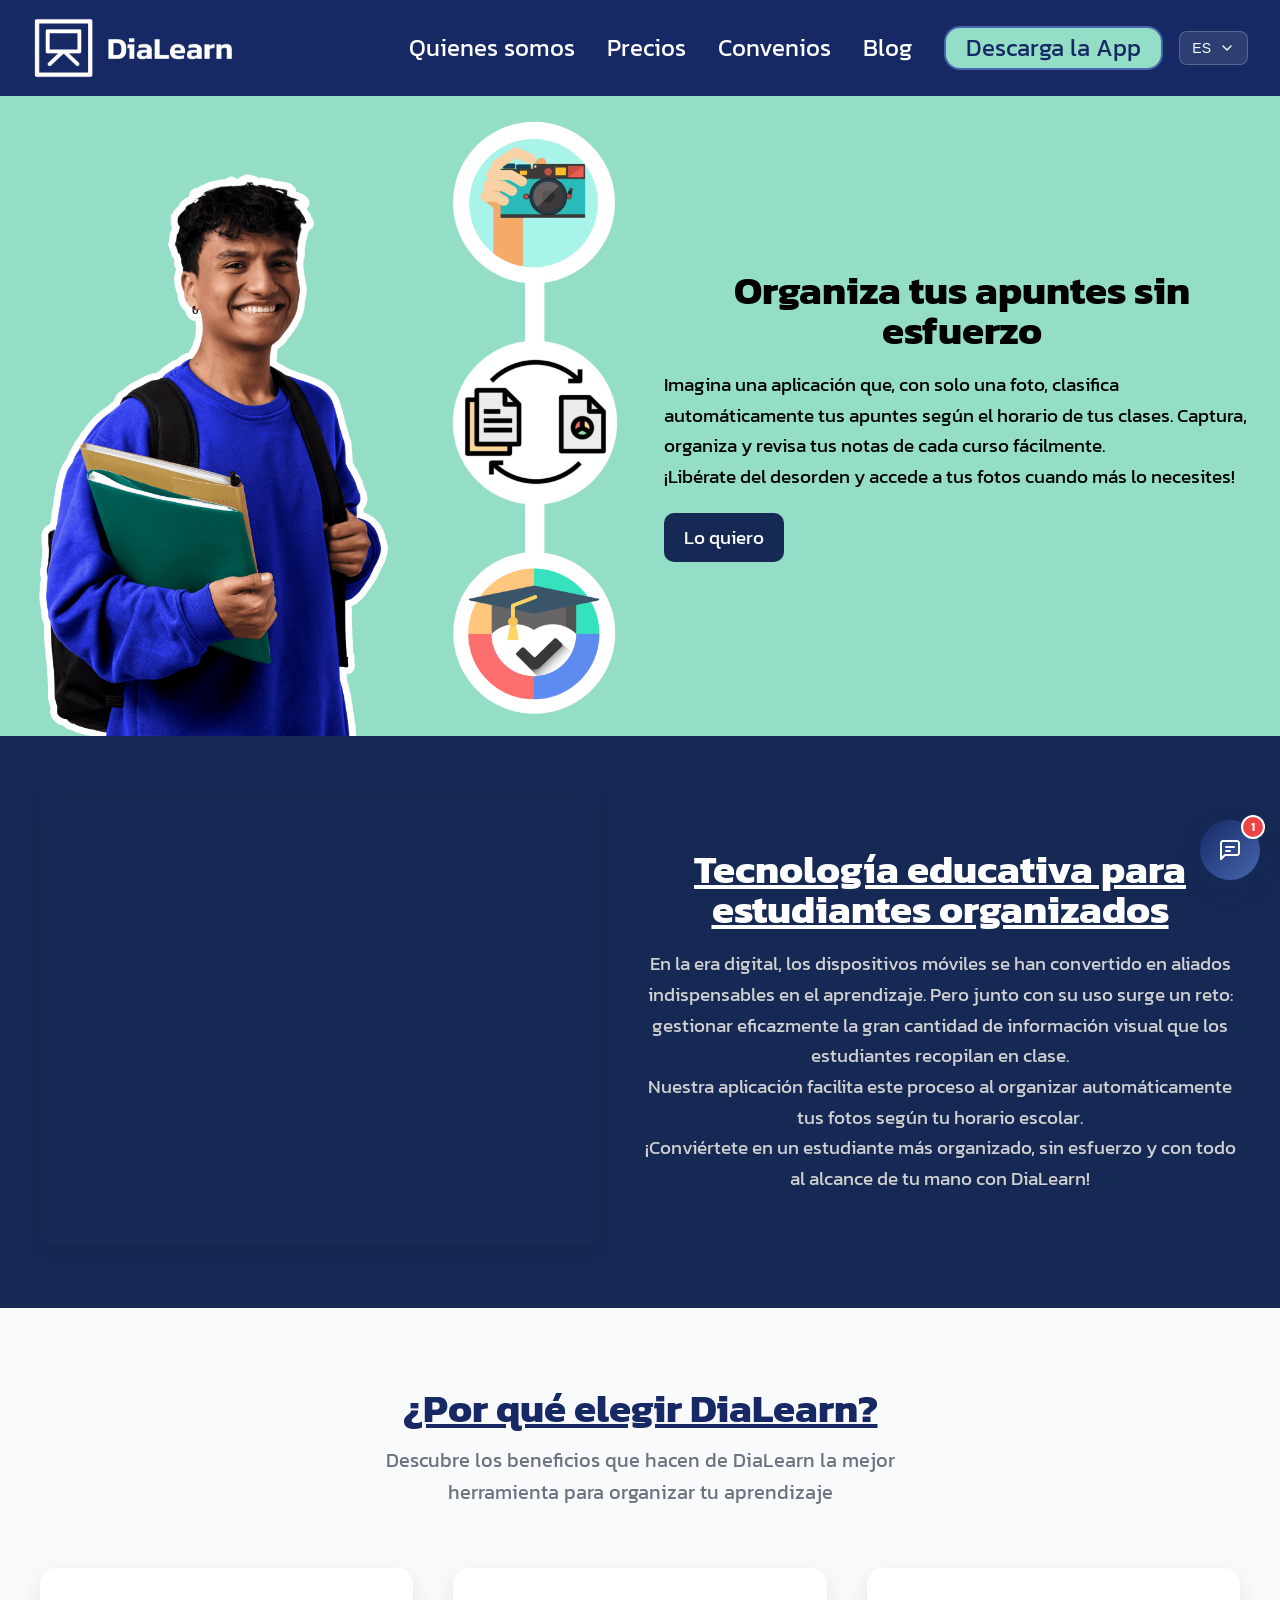
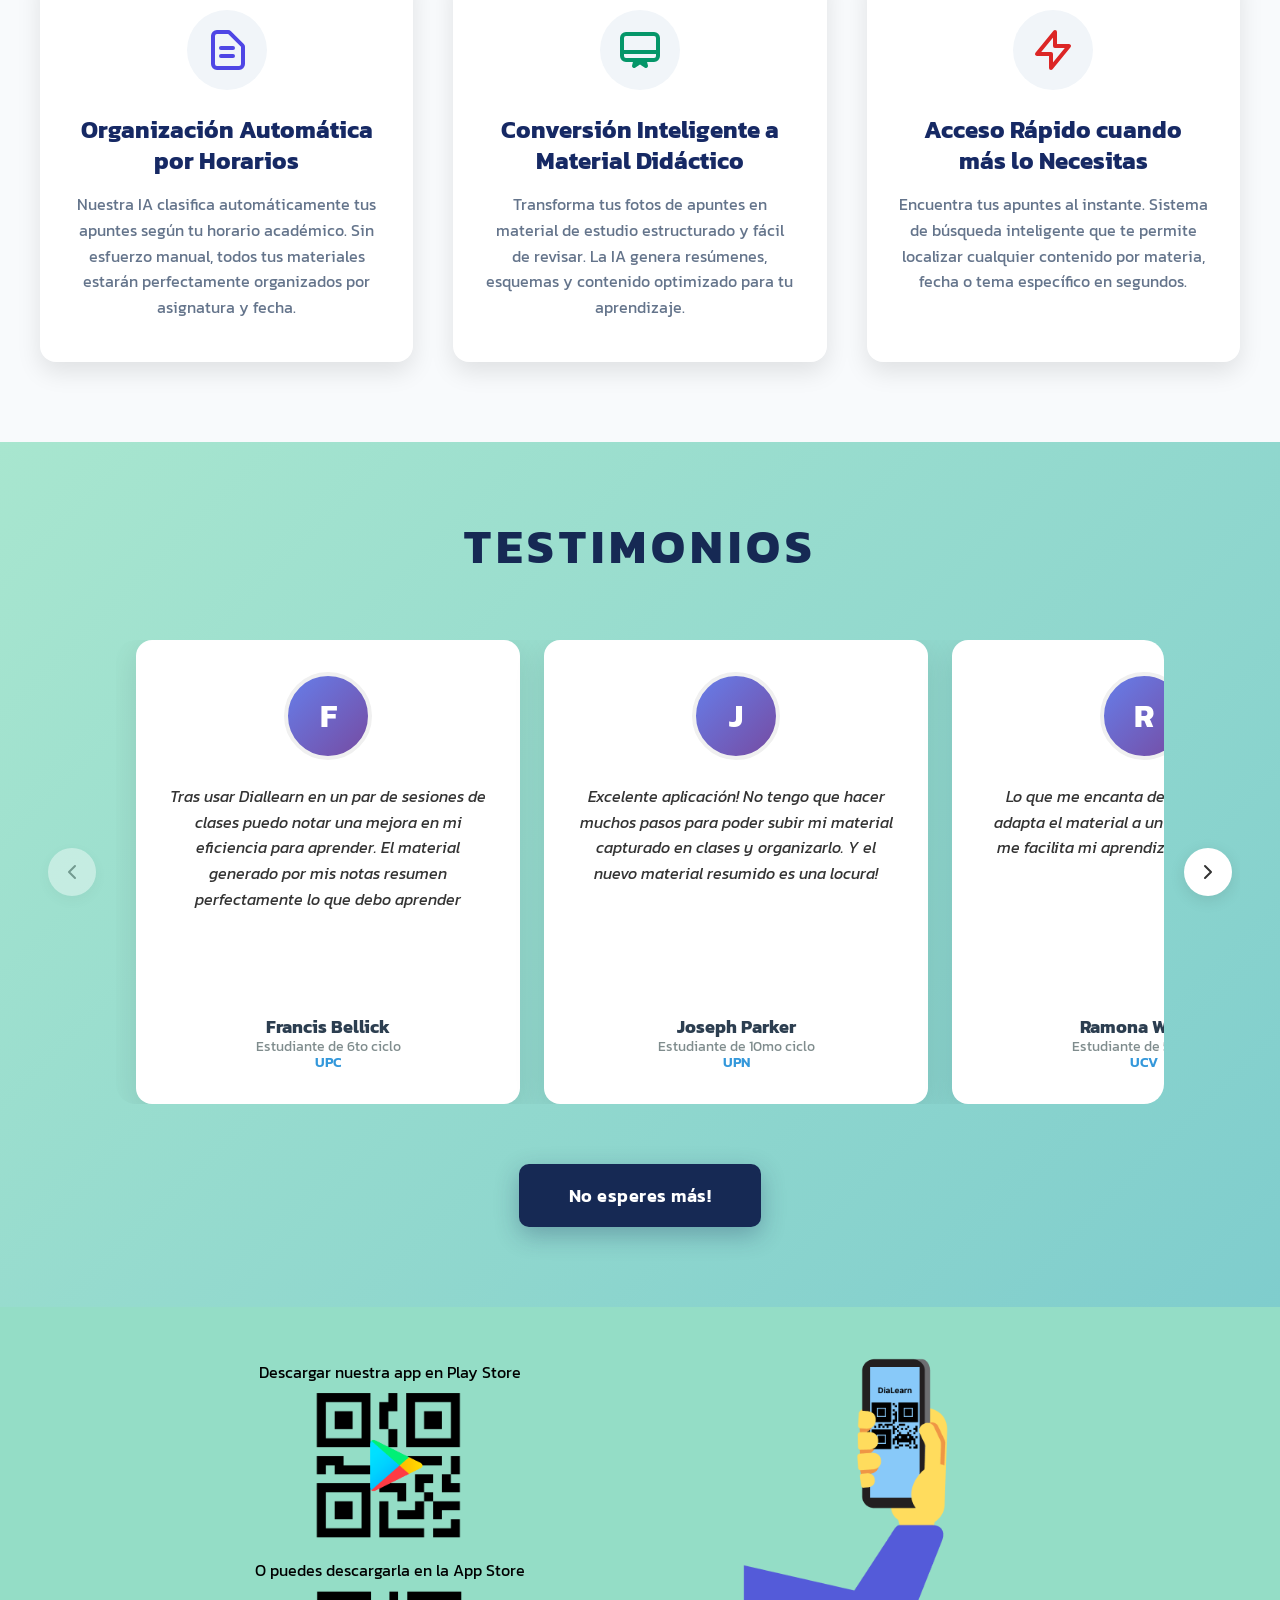
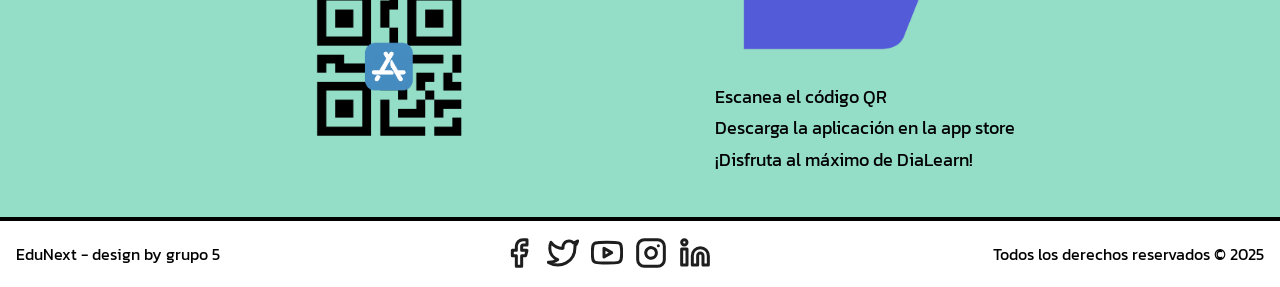
<file: index.html>
<!DOCTYPE html>
<html lang="es">

<head>
    <meta charset="UTF-8">
    <meta name="viewport" content="width=device-width, initial-scale=1.0">

    <!-- SEO Meta Tags -->
    <meta name="description"
        content="DiaLearn - Aplicación educativa que utiliza IA para convertir tus fotos en material didáctico organizado por horario académico. Optimiza tu aprendizaje con tecnología inteligente.">
    <meta name="keywords"
        content="DiaLearn, aplicación educativa, IA educativa, material didáctico, organización académica, fotos educativas, aprendizaje inteligente, horario académico">
    <meta name="author" content="DiaLearn">
    <meta name="robots" content="index, follow">
    <meta name="language" content="Spanish">

    <!-- Open Graph Meta Tags (Facebook) -->
    <meta property="og:type" content="website">
    <meta property="og:title" content="DiaLearn - Convierte tus fotos en material didáctico con IA">
    <meta property="og:description"
        content="Aplicación educativa que utiliza inteligencia artificial para generar material didáctico a partir de tus fotos, organizadas por horario académico.">
    <meta property="og:url" content="https://hallzyx.github.io/ihc_landingpage/">
    <meta property="og:site_name" content="DiaLearn">
    <meta property="og:image" content="https://hallzyx.github.io/ihc_landingpage/assets/img/meta/thumbnail-rrss.webp">
    <meta property="og:image:width" content="1200">
    <meta property="og:image:height" content="630">
    <meta property="og:locale" content="es_ES">

    <!-- Twitter Card Meta Tags -->
    <meta name="twitter:card" content="summary_large_image">
    <meta name="twitter:title" content="DiaLearn - Convierte tus fotos en material didáctico con IA">
    <meta name="twitter:description"
        content="Aplicación educativa que utiliza IA para generar material didáctico a partir de tus fotos, organizadas por horario académico.">
    <meta name="twitter:image" content="https://hallzyx.github.io/ihc_landingpage/assets/img/meta/thumbnail-rrss.webp">
    <meta name="twitter:site" content="@DiaLearnApp">

    <!-- Favicon -->
    <link rel="icon" type="image/x-icon" href="https://hallzyx.github.io/ihc_landingpage/assets/img/favicon.ico">
    <link href="https://fonts.googleapis.com/css2?family=Kanit:wght@400;700&display=swap" rel="stylesheet">
    <link rel="stylesheet" href="./styles/reset.css">
    <link rel="stylesheet" href="./styles/styles.css">
    <script defer src="./scripts/script.js"></script>
    <title>DiaLearn</title>
</head>

<body>

    <!--Header-->
    <header class="header-custom">
        <div class="container">
            <div class="header-content">
                <!-- Logo -->
                <a href="#" class="logo-link">
                    <img class="logo-img" src="assets/img/logo/logo.png" alt="Logo DiaLearn">
                </a>

                <!-- Navegación de Escritorio -->
                <nav class="main-nav">
                    <a href="about-us.html" class="nav-link" data-i18n="nav.about">Quienes somos</a>
                    <a href="#" class="nav-link" data-i18n="nav.pricing">Precios</a>
                    <a href="#" class="nav-link" data-i18n="nav.partnerships">Convenios</a>
                    <a href="#" class="nav-link" data-i18n="nav.blog">Blog</a>
                    <a href="#" class="header-button" data-i18n="nav.download">
                        Descarga la App
                    </a>
                    <!-- Selector de idioma -->
                    <div class="language-selector">
                        <button id="language-toggle" class="language-btn" aria-label="Cambiar idioma">
                            <span id="current-lang">ES</span>
                            <svg width="16" height="16" viewBox="0 0 24 24" fill="none" xmlns="http://www.w3.org/2000/svg">
                                <path d="M6 9L12 15L18 9" stroke="currentColor" stroke-width="2" stroke-linecap="round" stroke-linejoin="round"/>
                            </svg>
                        </button>
                        <div id="language-dropdown" class="language-dropdown">
                            <button class="language-option" data-lang="es">
                                🇪🇸 Español
                            </button>
                            <button class="language-option" data-lang="en">
                                🇺🇸 English
                            </button>
                        </div>
                    </div>
                </nav>

                <!-- Botón de Menú Móvil -->
                <div class="mobile-menu-button-container">
                    <button id="mobile-menu-button" aria-label="Abrir menú principal">
                        <span class="sr-only">Abrir menú principal</span>
                        <svg class="icon-burger" xmlns="http://www.w3.org/2000/svg" fill="none" viewBox="0 0 24 24"
                            stroke="currentColor" aria-hidden="true">
                            <path stroke-linecap="round" stroke-linejoin="round" stroke-width="2"
                                d="M4 6h16M4 12h16m-7 6h7" />
                        </svg>
                    </button>
                </div>
            </div>
        </div>

        <!-- Menú Móvil -->
        <div id="mobile-menu">
            <div class="mobile-menu-links">
                <a href="about-us.html" class="nav-link" data-i18n="nav.about">Quienes somos</a>
                <a href="#" class="nav-link" data-i18n="nav.pricing">Precios</a>
                <a href="#" class="nav-link" data-i18n="nav.partnerships">Convenios</a>
                <a href="#" class="nav-link" data-i18n="nav.blog">Blog</a>
                <a href="#" class="header-button" data-i18n="nav.download">
                    Descarga la App
                </a>
                <!-- Selector de idioma móvil -->
                <div class="mobile-language-selector">
                    <button class="language-option mobile-lang" data-lang="es">
                        🇪🇸 Español
                    </button>
                    <button class="language-option mobile-lang" data-lang="en">
                        🇺🇸 English
                    </button>
                </div>
            </div>
        </div>
    </header>
    <!--Header-->

    <!--Hero-->
    <section class="hero">
        <div class="hero-images-container">
            <img src="./assets/img/hero/hero-image-1.png" alt="hero-1" class="hero-image hero-image-1">
            <img src="./assets/img/hero/hero-image-2.png" alt="hero-2" class="hero-image hero-image-2">
        </div>
        <div class="hero-content-container">
            <div class="hero-title-container">
                <h1 data-i18n="hero.title">Organiza tus apuntes sin esfuerzo</h1>
            </div>
            <div class="hero-paragraph-container">
                <p data-i18n="hero.description">
                    Imagina una aplicación que, con solo una foto, clasifica automáticamente tus apuntes según el horario de tus clases.
                    Captura, organiza y revisa tus notas de cada curso fácilmente.<br>¡Libérate del desorden y accede a tus fotos cuando más lo necesites!
                </p>
            </div>
            <div class="hero-button-container">
                <button data-i18n="hero.cta">Lo quiero</button>
            </div>
        </div>
    </section>
    <!--Hero-->

    <!--video-->
    <section class="video_section">
        <div class="video_content">
            <div class="video_wrapper">
                <!-- Video de YouTube -->
                <iframe width="100%" src="https://www.youtube.com/embed/LPnOR9Uhjdw"
                    title="Video de presentación" frameborder="0"
                    allow="accelerometer; autoplay; encrypted-media; gyroscope; picture-in-picture"
                    allowfullscreen></iframe>
            </div>
            <div class="video_text">
                <h2 data-i18n="video.title">Tecnología educativa para estudiantes organizados</h2>
                <p data-i18n="video.paragraph1">
                    En la era digital, los dispositivos móviles se han convertido en
                    aliados indispensables en el aprendizaje. Pero junto con su uso
                    surge un reto: gestionar eficazmente la gran cantidad de información
                    visual que los estudiantes recopilan en clase.
                </p>
                <p data-i18n="video.paragraph2">
                    Nuestra aplicación facilita este proceso al organizar
                    automáticamente tus fotos según tu horario escolar.
                </p>
                <p data-i18n="video.paragraph3">
                    ¡Conviértete en un estudiante más organizado, sin esfuerzo y con
                    todo al alcance de tu mano con DiaLearn!.
                </p>
            </div>
        </div>
    </section>

    <!--Features Section-->
    <section class="features-section">
        <div class="features-container">
            <div class="features-header">
                <h2 data-i18n="features.title">¿Por qué elegir DiaLearn?</h2>
                <p data-i18n="features.subtitle">Descubre los beneficios que hacen de DiaLearn la mejor herramienta para organizar tu aprendizaje</p>
            </div>
            
            <div class="features-grid">
                <!-- Beneficio 1: Organización Automática -->
                <div class="feature-card">
                    <div class="feature-icon">
                        <svg width="48" height="48" viewBox="0 0 24 24" fill="none" xmlns="http://www.w3.org/2000/svg">
                            <path d="M9 11H15M9 15H15M17 21H7C5.89543 21 5 20.1046 5 19V5C5 3.89543 5.89543 3 7 3H12.5858C12.851 3 13.1054 3.10536 13.2929 3.29289L19.7071 9.70711C19.8946 9.89464 20 10.149 20 10.4142V19C20 20.1046 19.1046 21 18 21H17Z" stroke="#4F46E5" stroke-width="2" stroke-linecap="round" stroke-linejoin="round"/>
                        </svg>
                    </div>
                    <h3 data-i18n="features.feature1.title">Organización Automática por Horarios</h3>
                    <p data-i18n="features.feature1.description">Nuestra IA clasifica automáticamente tus apuntes según tu horario académico. Sin esfuerzo manual, todos tus materiales estarán perfectamente organizados por asignatura y fecha.</p>
                </div>

                <!-- Beneficio 2: Conversión Inteligente -->
                <div class="feature-card">
                    <div class="feature-icon">
                        <svg width="48" height="48" viewBox="0 0 24 24" fill="none" xmlns="http://www.w3.org/2000/svg">
                            <path d="M9.75 17L9 20L12 18L15 20L14.25 17M3 13H21M5 17H19C20.1046 17 21 16.1046 21 15V6C21 4.89543 20.1046 4 19 4H5C3.89543 4 3 4.89543 3 6V15C3 16.1046 3.89543 17 5 17Z" stroke="#059669" stroke-width="2" stroke-linecap="round" stroke-linejoin="round"/>
                        </svg>
                    </div>
                    <h3 data-i18n="features.feature2.title">Conversión Inteligente a Material Didáctico</h3>
                    <p data-i18n="features.feature2.description">Transforma tus fotos de apuntes en material de estudio estructurado y fácil de revisar. La IA genera resúmenes, esquemas y contenido optimizado para tu aprendizaje.</p>
                </div>

                <!-- Beneficio 3: Acceso Rápido y Eficiente -->
                <div class="feature-card">
                    <div class="feature-icon">
                        <svg width="48" height="48" viewBox="0 0 24 24" fill="none" xmlns="http://www.w3.org/2000/svg">
                            <path d="M13 10V3L4 14H11L11 21L20 10H13Z" stroke="#DC2626" stroke-width="2" stroke-linecap="round" stroke-linejoin="round"/>
                        </svg>
                    </div>
                    <h3 data-i18n="features.feature3.title">Acceso Rápido cuando más lo Necesitas</h3>
                    <p data-i18n="features.feature3.description">Encuentra tus apuntes al instante. Sistema de búsqueda inteligente que te permite localizar cualquier contenido por materia, fecha o tema específico en segundos.</p>
                </div>
            </div>
        </div>
    </section>
    <!--Features Section-->

    <!--Testimonials-->
     <section class="testimonials">
        <h2 class="testimonials-title" data-i18n="testimonials.title">Testimonios</h2>
        <div class="testimonials-container">
            <!-- Botón anterior -->
            <button class="testimonial-nav-btn testimonial-prev" id="prevBtn">
                <svg width="24" height="24" viewBox="0 0 24 24" fill="none" xmlns="http://www.w3.org/2000/svg">
                    <path d="M15 18L9 12L15 6" stroke="currentColor" stroke-width="2" stroke-linecap="round"
                        stroke-linejoin="round" />
                </svg>
            </button>

            <!-- Contenedor de testimonios -->
            <div class="testimonials-wrapper">
                <div class="testimonials-track" id="testimonialsTrack"> <!-- Testimonio 1 -->
                    <div class="testimonial-card">
                        <div class="testimonial-avatar">
                            <div class="testimonial-avatar-letter">F</div>
                        </div>
                        <div class="testimonial-content">
                            <p class="testimonial-text">
                                Tras usar Diallearn en un par de sesiones de clases puedo notar una mejora en mi
                                eficiencia para aprender. El material generado por mis notas resumen perfectamente lo
                                que debo aprender
                            </p>
                            <div class="testimonial-author">
                                <h4>Francis Bellick</h4>
                                <p>Estudiante de 6to ciclo</p>
                                <p class="testimonial-university">UPC</p>
                            </div>
                        </div>
                    </div> <!-- Testimonio 2 -->
                    <div class="testimonial-card">
                        <div class="testimonial-avatar">
                            <div class="testimonial-avatar-letter">J</div>
                        </div>
                        <div class="testimonial-content">
                            <p class="testimonial-text">
                                Excelente aplicación! No tengo que hacer muchos pasos para poder subir mi material
                                capturado en clases y organizarlo. Y el nuevo material resumido es una locura!
                            </p>
                            <div class="testimonial-author">
                                <h4>Joseph Parker</h4>
                                <p>Estudiante de 10mo ciclo</p>
                                <p class="testimonial-university">UPN</p>
                            </div>
                        </div>
                    </div> <!-- Testimonio 3 -->
                    <div class="testimonial-card">
                        <div class="testimonial-avatar">
                            <div class="testimonial-avatar-letter">R</div>
                        </div>
                        <div class="testimonial-content">
                            <p class="testimonial-text">
                                Lo que me encanta de esta app es que adapta el material a un entorno en el que me
                                facilita mi aprendizaje. Es una locura
                            </p>
                            <div class="testimonial-author">
                                <h4>Ramona Wayne</h4>
                                <p>Estudiante de 5to ciclo</p>
                                <p class="testimonial-university">UCV</p>
                            </div>
                        </div>
                    </div>

                    <!-- Testimonio 4 -->
                    <div class="testimonial-card">
                        <div class="testimonial-avatar">
                            <div class="testimonial-avatar-letter">A</div>
                        </div>
                        <div class="testimonial-content">
                            <p class="testimonial-text">
                                DiaLearn ha revolucionado mi forma de estudiar. Ya no pierdo tiempo organizando mis
                                apuntes manualmente. La IA es increíblemente precisa y me ayuda a enfocarme en lo que
                                realmente importa.
                            </p>
                            <div class="testimonial-author">
                                <h4>Ana García</h4>
                                <p>Estudiante de 8vo ciclo</p>
                                <p class="testimonial-university">UNMSM</p>
                            </div>
                        </div>
                    </div>

                    <!-- Testimonio 5 -->
                    <div class="testimonial-card">
                        <div class="testimonial-avatar">
                            <div class="testimonial-avatar-letter">M</div>
                        </div>
                        <div class="testimonial-content">
                            <p class="testimonial-text">
                                Como estudiante de ingeniería, tengo muchas materias complicadas. Esta app me permite
                                tener todo organizado automáticamente por horarios. ¡Es genial para repasar antes de los
                                exámenes!
                            </p>
                            <div class="testimonial-author">
                                <h4>Miguel Torres</h4>
                                <p>Estudiante de 7mo ciclo</p>
                                <p class="testimonial-university">PUCP</p>
                            </div>
                        </div>
                    </div>

                    <!-- Testimonio 6 -->
                    <div class="testimonial-card">
                        <div class="testimonial-avatar">
                            <div class="testimonial-avatar-letter">S</div>
                        </div>
                        <div class="testimonial-content">
                            <p class="testimonial-text">
                                Increíble cómo la inteligencia artificial puede transformar mis fotos de clase en
                                material de estudio estructurado. Definitivamente recomiendo DiaLearn a todos mis
                                compañeros.
                            </p>
                            <div class="testimonial-author">
                                <h4>Sofia Mendoza</h4>
                                <p>Estudiante de 4to ciclo</p>
                                <p class="testimonial-university">USIL</p>
                            </div>
                        </div>
                    </div>
                </div>
            </div>

            <!-- Botón siguiente -->
            <button class="testimonial-nav-btn testimonial-next" id="nextBtn">
                <svg width="24" height="24" viewBox="0 0 24 24" fill="none" xmlns="http://www.w3.org/2000/svg">
                    <path d="M9 18L15 12L9 6" stroke="currentColor" stroke-width="2" stroke-linecap="round"
                        stroke-linejoin="round" />
                </svg>
            </button>
        </div>

        <!-- Botón de acción -->
        <div class="testimonials-cta">
            <button class="testimonials-cta-btn" data-i18n="testimonials.cta">No esperes más!</button>
        </div>
    </section>
    <!--Testimonials-->

    <!--download-section-->
    <section class="download-section">
        <div class="download-container">
            <div class="download-left">
                <h3 data-i18n="download.playstore">Descargar nuestra app en Play Store</h3>
                <img src="./assets/img/download/play-store.png" alt="QR play store image" class="qr">
                <h3 data-i18n="download.appstore">O puedes descargarla en la App Store</h3>
                <img src="./assets/img/download/app-store.png" alt="QR app store image" class="qr">
            </div>

            <div class="download-right">
                <img src="./assets/img/download/qr-phone.png" alt="QR phone image" class="celular-img">
                <ol class="pasos">
                    <li data-i18n="download.step1">Escanea el código QR</li>
                    <li data-i18n="download.step2">Descarga la aplicación en la app store</li>
                    <li data-i18n="download.step3">¡Disfruta al máximo de DiaLearn!</li>
                </ol>
            </div>
        </div>
    </section>
    <!--download-section-->

    <!--Footer-->
    <footer>        <div class="footer-container">
            <div class="footer-subcontainer">
                EduNext - design by grupo 5
            </div>

			<div class="footer-subcontainer footer-social-links">
				<a class="footer-social-icon" href="#" target="_blank">
					<img src="assets/img/rrss/facebook-icon.svg" alt="Facebook" class="footer-social-icon-img">
				</a>
				<a class="footer-social-icon" href="#" target="_blank">
					<img src="assets/img/rrss/twitter-icon.svg" alt="Twitter" class="footer-social-icon-img">
				</a>
				<a class="footer-social-icon" href="#" target="_blank">
					<img src="assets/img/rrss/youtube-icon.svg" alt="YouTube" class="footer-social-icon-img">
				</a>
				<a class="footer-social-icon" href="#" target="_blank">
					<img src="assets/img/rrss/instagram-icon.svg" alt="Instagram" class="footer-social-icon-img">
				</a>
				<a class="footer-social-icon" href="#" target="_blank">
					<img src="assets/img/rrss/linkedin-icon.svg" alt="LinkedIn" class="footer-social-icon-img">
				</a>
			</div>

			<div class="footer-subcontainer">
				Todos los derechos reservados © 2025
			</div>
		</div>
	</footer>
    <!--Footer-->

    <!-- Chatbot Script -->
    <script src="scripts/chatbot.js"></script>

</body>

</html>
</file>
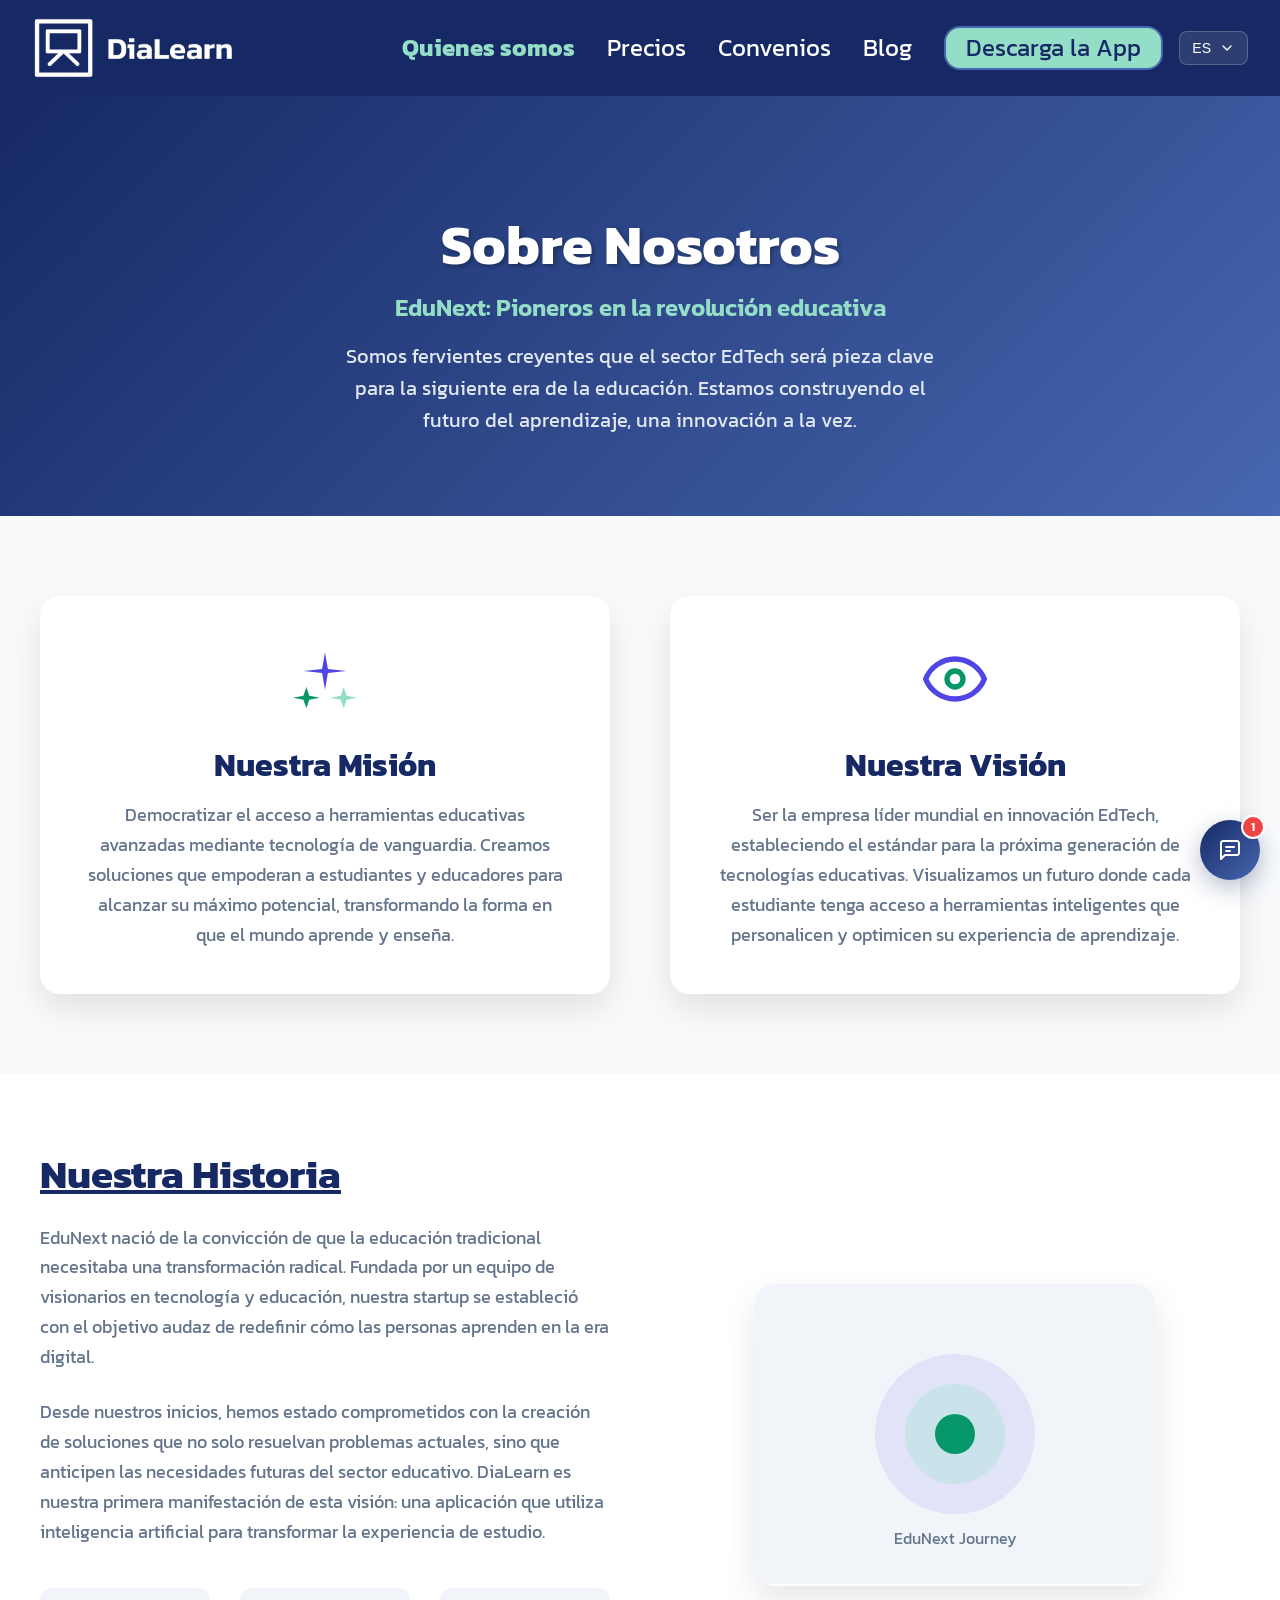
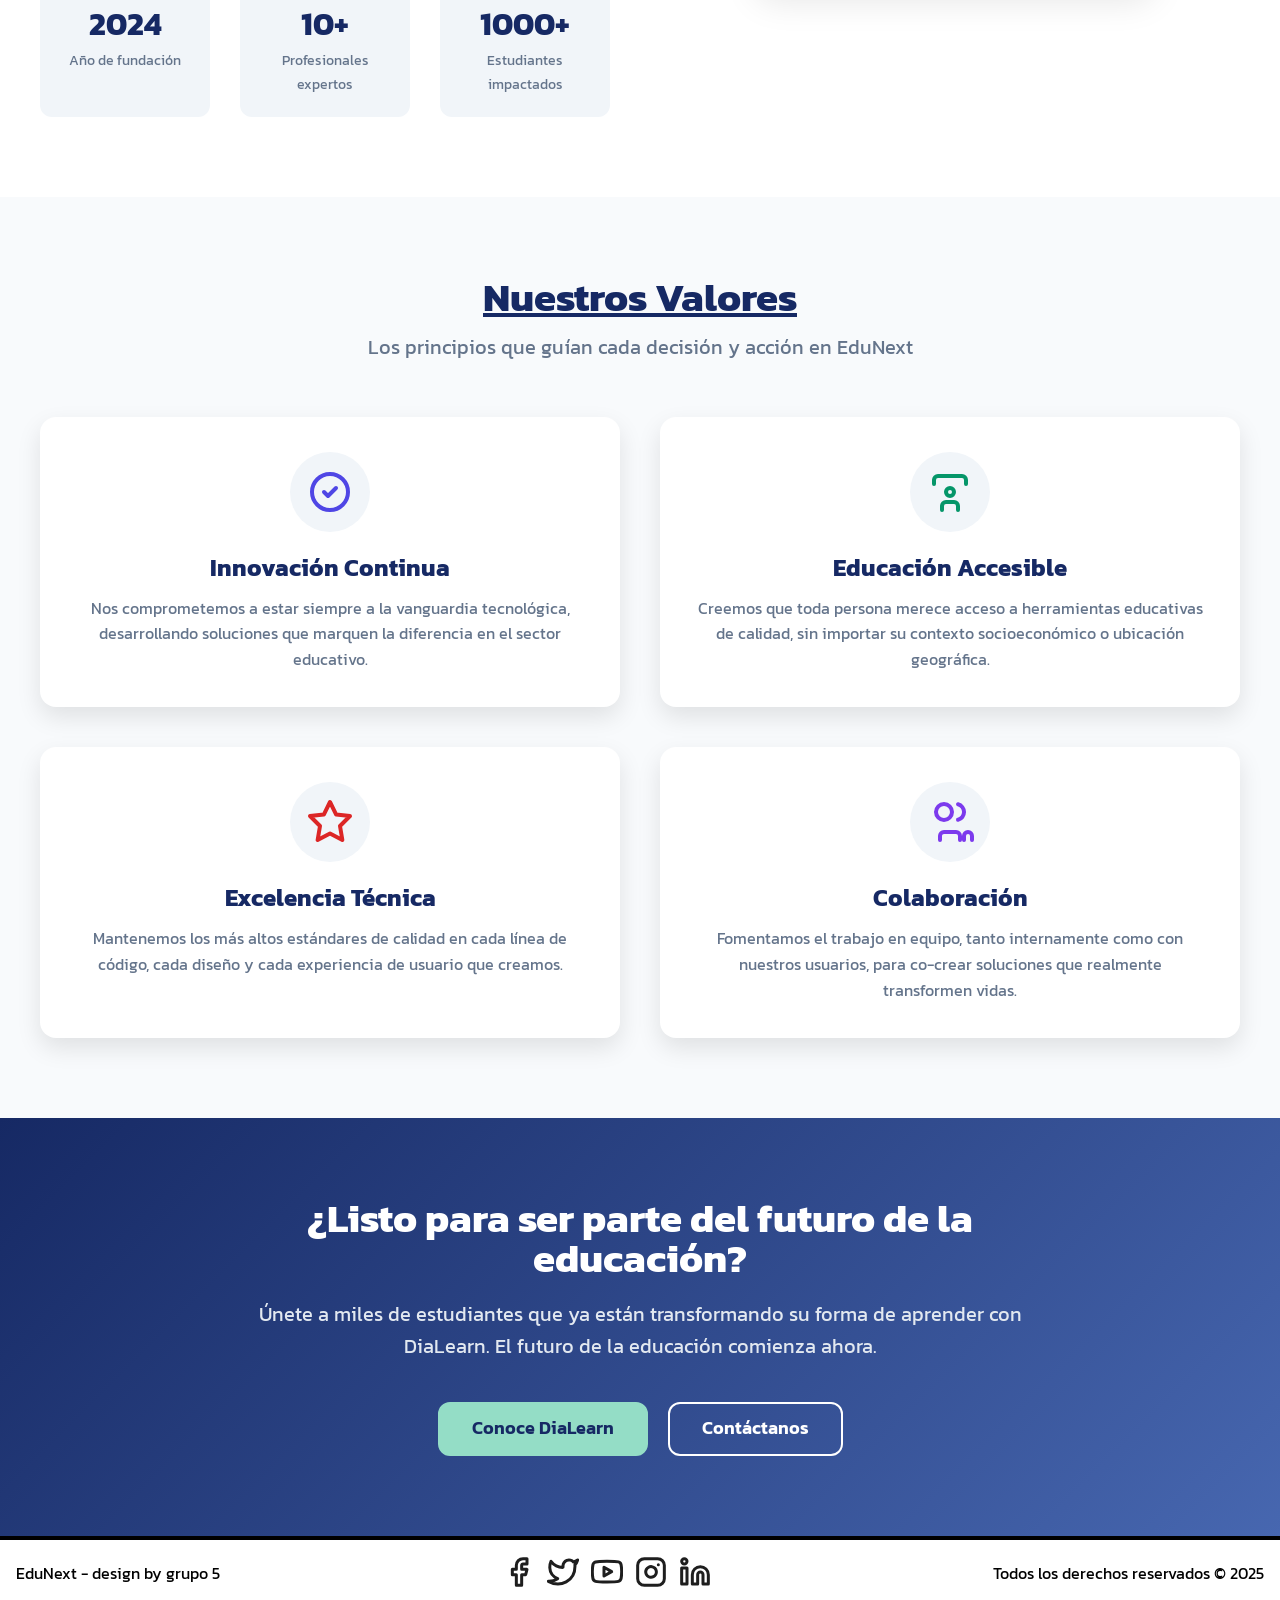
<file: about-us.html>
<!DOCTYPE html>
<html lang="es">

<head>
    <meta charset="UTF-8">
    <meta name="viewport" content="width=device-width, initial-scale=1.0">

    <!-- SEO Meta Tags -->
    <meta name="description"
        content="EduNext - Startup innovadora en EdTech que está revolucionando la educación del futuro. Conoce nuestra visión, misión y el equipo detrás de DiaLearn.">
    <meta name="keywords"
        content="EduNext, startup EdTech, educación del futuro, innovación educativa, tecnología educativa, DiaLearn, equipo">
    <meta name="author" content="EduNext">
    <meta name="robots" content="index, follow">
    <meta name="language" content="Spanish">

    <!-- Open Graph Meta Tags (Facebook) -->
    <meta property="og:type" content="website">
    <meta property="og:title" content="Sobre Nosotros - EduNext | El Futuro de la Educación">
    <meta property="og:description"
        content="Conoce a EduNext, la startup que está transformando la educación con tecnología innovadora. Descubre nuestra misión y visión del futuro educativo.">
    <meta property="og:url" content="https://hallzyx.github.io/ihc_landingpage/about-us">
    <meta property="og:site_name" content="EduNext">
    <meta property="og:image" content="https://hallzyx.github.io/ihc_landingpage/assets/img/meta/thumbnail-rrss.webp">
    <meta property="og:image:width" content="1200">
    <meta property="og:image:height" content="630">
    <meta property="og:locale" content="es_ES">

    <!-- Twitter Card Meta Tags -->
    <meta name="twitter:card" content="summary_large_image">
    <meta name="twitter:title" content="Sobre Nosotros - EduNext | El Futuro de la Educación">
    <meta name="twitter:description"
        content="Conoce a EduNext, la startup que está transformando la educación con tecnología innovadora.">
    <meta name="twitter:image" content="./assets/img/meta/thumbnail-rrss.webp">
    <meta name="twitter:site" content="@EduNextTech">

    <!-- Favicon -->
    <link rel="icon" type="image/x-icon" href="./assets/img/favicon.ico">
    <link href="https://fonts.googleapis.com/css2?family=Kanit:wght@400;700&display=swap" rel="stylesheet">
    <link rel="stylesheet" href="./styles/reset.css">
    <link rel="stylesheet" href="./styles/styles.css">
    <script defer src="./scripts/script.js"></script>
    <title>Sobre Nosotros - EduNext</title>
</head>

<body>

    <!--Header-->
    <header class="header-custom">
        <div class="container">
            <div class="header-content">
                <!-- Logo -->
                <a href="index.html" class="logo-link">
                    <img class="logo-img" src="assets/img/logo/logo.png" alt="Logo DiaLearn">
                </a>

                <!-- Navegación de Escritorio -->
                <nav class="main-nav">
                    <a href="about-us.html" class="nav-link active" data-i18n="nav.about">Quienes somos</a>
                    <a href="#" class="nav-link" data-i18n="nav.pricing">Precios</a>
                    <a href="#" class="nav-link" data-i18n="nav.partnerships">Convenios</a>
                    <a href="#" class="nav-link" data-i18n="nav.blog">Blog</a>
                    <a href="#" class="header-button" data-i18n="nav.download">
                        Descarga la App
                    </a>
                    <!-- Selector de idioma -->
                    <div class="language-selector">
                        <button id="language-toggle" class="language-btn" aria-label="Cambiar idioma">
                            <span id="current-lang">ES</span>
                            <svg width="16" height="16" viewBox="0 0 24 24" fill="none" xmlns="http://www.w3.org/2000/svg">
                                <path d="M6 9L12 15L18 9" stroke="currentColor" stroke-width="2" stroke-linecap="round" stroke-linejoin="round"/>
                            </svg>
                        </button>
                        <div id="language-dropdown" class="language-dropdown">
                            <button class="language-option" data-lang="es">
                                🇪🇸 Español
                            </button>
                            <button class="language-option" data-lang="en">
                                🇺🇸 English
                            </button>
                        </div>
                    </div>
                </nav>

                <!-- Botón de Menú Móvil -->
                <div class="mobile-menu-button-container">
                    <button id="mobile-menu-button" aria-label="Abrir menú principal">
                        <span class="sr-only">Abrir menú principal</span>
                        <svg class="icon-burger" xmlns="http://www.w3.org/2000/svg" fill="none" viewBox="0 0 24 24"
                            stroke="currentColor" aria-hidden="true">
                            <path stroke-linecap="round" stroke-linejoin="round" stroke-width="2"
                                d="M4 6h16M4 12h16m-7 6h7" />
                        </svg>
                    </button>
                </div>
            </div>
        </div>

        <!-- Menú Móvil -->
        <div id="mobile-menu">
            <div class="mobile-menu-links">
                <a href="about-us.html" class="nav-link active" data-i18n="nav.about">Quienes somos</a>
                <a href="#" class="nav-link" data-i18n="nav.pricing">Precios</a>
                <a href="#" class="nav-link" data-i18n="nav.partnerships">Convenios</a>
                <a href="#" class="nav-link" data-i18n="nav.blog">Blog</a>
                <a href="#" class="header-button" data-i18n="nav.download">
                    Descarga la App
                </a>
                <!-- Selector de idioma móvil -->
                <div class="mobile-language-selector">
                    <button class="language-option mobile-lang" data-lang="es">
                        🇪🇸 Español
                    </button>
                    <button class="language-option mobile-lang" data-lang="en">
                        🇺🇸 English
                    </button>
                </div>
            </div>
        </div>
    </header>
    <!--Header-->

    <!--Hero About Us-->
    <section class="about-hero">
        <div class="about-hero-container">
            <div class="about-hero-content">
                <h1 data-i18n="about.hero.title">Sobre Nosotros</h1>
                <p class="about-hero-subtitle" data-i18n="about.hero.subtitle">EduNext: Pioneros en la revolución educativa</p>
                <p class="about-hero-description" data-i18n="about.hero.description">
                    Somos fervientes creyentes que el sector EdTech será pieza clave para la siguiente era de la educación.
                    Estamos construyendo el futuro del aprendizaje, una innovación a la vez.
                </p>
            </div>
        </div>
    </section>
    <!--Hero About Us-->

    <!--Mission & Vision-->
    <section class="mission-vision">
        <div class="mission-vision-container">
            <div class="mission-vision-grid">
                <!-- Misión -->
                <div class="mission-card">
                    <div class="mission-icon">
                        <svg width="64" height="64" viewBox="0 0 24 24" fill="none" xmlns="http://www.w3.org/2000/svg">
                            <path d="M12 2L13.09 8.26L20 9L13.09 9.74L12 16L10.91 9.74L4 9L10.91 8.26L12 2Z" fill="#4F46E5"/>
                            <path d="M19 15L20.09 18.26L24 19L20.09 19.74L19 23L17.91 19.74L14 19L17.91 18.26L19 15Z" fill="#94DDC6"/>
                            <path d="M5 15L6.09 18.26L10 19L6.09 19.74L5 23L3.91 19.74L0 19L3.91 18.26L5 15Z" fill="#059669"/>
                        </svg>
                    </div>
                    <h3 data-i18n="about.mission.title">Nuestra Misión</h3>
                    <p data-i18n="about.mission.description">
                        Democratizar el acceso a herramientas educativas avanzadas mediante tecnología de vanguardia. 
                        Creamos soluciones que empoderan a estudiantes y educadores para alcanzar su máximo potencial, 
                        transformando la forma en que el mundo aprende y enseña.
                    </p>
                </div>

                <!-- Visión -->
                <div class="vision-card">
                    <div class="vision-icon">
                        <svg width="64" height="64" viewBox="0 0 24 24" fill="none" xmlns="http://www.w3.org/2000/svg">
                            <path d="M12 4.5C7 4.5 2.73 7.61 1 12C2.73 16.39 7 19.5 12 19.5S21.27 16.39 23 12C21.27 7.61 17 4.5 12 4.5Z" stroke="#4F46E5" stroke-width="2" stroke-linecap="round" stroke-linejoin="round"/>
                            <path d="M12 15C13.6569 15 15 13.6569 15 12C15 10.3431 13.6569 9 12 9C10.3431 9 9 10.3431 9 12C9 13.6569 10.3431 15 12 15Z" stroke="#059669" stroke-width="2" stroke-linecap="round" stroke-linejoin="round"/>
                        </svg>
                    </div>
                    <h3 data-i18n="about.vision.title">Nuestra Visión</h3>
                    <p data-i18n="about.vision.description">
                        Ser la empresa líder mundial en innovación EdTech, estableciendo el estándar para la próxima 
                        generación de tecnologías educativas. Visualizamos un futuro donde cada estudiante tenga 
                        acceso a herramientas inteligentes que personalicen y optimicen su experiencia de aprendizaje.
                    </p>
                </div>
            </div>
        </div>
    </section>
    <!--Mission & Vision-->

    <!--Company Story-->
    <section class="company-story">
        <div class="story-container">
            <div class="story-content">
                <div class="story-text">
                    <h2 data-i18n="about.story.title">Nuestra Historia</h2>
                    <p data-i18n="about.story.paragraph1">
                        EduNext nació de la convicción de que la educación tradicional necesitaba una transformación radical. 
                        Fundada por un equipo de visionarios en tecnología y educación, nuestra startup se estableció con 
                        el objetivo audaz de redefinir cómo las personas aprenden en la era digital.
                    </p>
                    <p data-i18n="about.story.paragraph2">
                        Desde nuestros inicios, hemos estado comprometidos con la creación de soluciones que no solo 
                        resuelvan problemas actuales, sino que anticipen las necesidades futuras del sector educativo. 
                        DiaLearn es nuestra primera manifestación de esta visión: una aplicación que utiliza inteligencia 
                        artificial para transformar la experiencia de estudio.
                    </p>
                    <div class="story-stats">
                        <div class="stat-item">
                            <h4>2024</h4>
                            <p data-i18n="about.story.stat1">Año de fundación</p>
                        </div>
                        <div class="stat-item">
                            <h4>10+</h4>
                            <p data-i18n="about.story.stat2">Profesionales expertos</p>
                        </div>
                        <div class="stat-item">
                            <h4>1000+</h4>
                            <p data-i18n="about.story.stat3">Estudiantes impactados</p>
                        </div>
                    </div>
                </div>
                <div class="story-image">
                    <div class="story-placeholder">
                        <svg width="400" height="300" viewBox="0 0 400 300" fill="none" xmlns="http://www.w3.org/2000/svg">
                            <rect width="400" height="300" fill="#f1f5f9"/>
                            <circle cx="200" cy="150" r="80" fill="#4F46E5" opacity="0.1"/>
                            <circle cx="200" cy="150" r="50" fill="#94DDC6" opacity="0.3"/>
                            <circle cx="200" cy="150" r="20" fill="#059669"/>
                            <text x="200" y="260" text-anchor="middle" fill="#64748b" font-family="Kanit" font-size="16">EduNext Journey</text>
                        </svg>
                    </div>
                </div>
            </div>
        </div>
    </section>
    <!--Company Story-->

    <!--Values-->
    <section class="company-values">
        <div class="values-container">
            <div class="values-header">
                <h2 data-i18n="about.values.title">Nuestros Valores</h2>
                <p data-i18n="about.values.subtitle">Los principios que guían cada decisión y acción en EduNext</p>
            </div>
            
            <div class="values-grid">
                <!-- Valor 1: Innovación -->
                <div class="value-card">
                    <div class="value-icon">
                        <svg width="48" height="48" viewBox="0 0 24 24" fill="none" xmlns="http://www.w3.org/2000/svg">
                            <path d="M9 12L11 14L15 10M21 12C21 16.9706 16.9706 21 12 21C7.02944 21 3 16.9706 3 12C3 7.02944 7.02944 3 12 3C16.9706 3 21 7.02944 21 12Z" stroke="#4F46E5" stroke-width="2" stroke-linecap="round" stroke-linejoin="round"/>
                        </svg>
                    </div>
                    <h3 data-i18n="about.values.value1.title">Innovación Continua</h3>
                    <p data-i18n="about.values.value1.description">Nos comprometemos a estar siempre a la vanguardia tecnológica, desarrollando soluciones que marquen la diferencia en el sector educativo.</p>
                </div>

                <!-- Valor 2: Accesibilidad -->
                <div class="value-card">
                    <div class="value-icon">
                        <svg width="48" height="48" viewBox="0 0 24 24" fill="none" xmlns="http://www.w3.org/2000/svg">
                            <path d="M16 21V19C16 17.8954 15.1046 17 14 17H10C8.89543 17 8 17.8954 8 19V21M20 8V6C20 4.89543 19.1046 4 18 4H6C4.89543 4 4 4.89543 4 6V8M12 14C13.1046 14 14 13.1046 14 12C14 10.8954 13.1046 10 12 10C10.8954 10 10 10.8954 10 12C10 13.1046 10.8954 14 12 14Z" stroke="#059669" stroke-width="2" stroke-linecap="round" stroke-linejoin="round"/>
                        </svg>
                    </div>
                    <h3 data-i18n="about.values.value2.title">Educación Accesible</h3>
                    <p data-i18n="about.values.value2.description">Creemos que toda persona merece acceso a herramientas educativas de calidad, sin importar su contexto socioeconómico o ubicación geográfica.</p>
                </div>

                <!-- Valor 3: Excelencia -->
                <div class="value-card">
                    <div class="value-icon">
                        <svg width="48" height="48" viewBox="0 0 24 24" fill="none" xmlns="http://www.w3.org/2000/svg">
                            <path d="M12 2L15.09 8.26L22 9L17 14L18.18 21L12 17.77L5.82 21L7 14L2 9L8.91 8.26L12 2Z" stroke="#DC2626" stroke-width="2" stroke-linecap="round" stroke-linejoin="round"/>
                        </svg>
                    </div>
                    <h3 data-i18n="about.values.value3.title">Excelencia Técnica</h3>
                    <p data-i18n="about.values.value3.description">Mantenemos los más altos estándares de calidad en cada línea de código, cada diseño y cada experiencia de usuario que creamos.</p>
                </div>

                <!-- Valor 4: Colaboración -->
                <div class="value-card">
                    <div class="value-icon">
                        <svg width="48" height="48" viewBox="0 0 24 24" fill="none" xmlns="http://www.w3.org/2000/svg">
                            <path d="M17 21V19C17 17.8954 16.1046 17 15 17H9C7.89543 17 7 17.8954 7 19V21M23 21V19C23 17.8954 22.1046 17 21 17C19.8954 17 19 17.8954 19 19V21M16 3.13C16.8604 3.35031 17.623 3.85071 18.1676 4.55332C18.7122 5.25592 19.0078 6.11718 19.0078 7.005C19.0078 7.89282 18.7122 8.75408 18.1676 9.45668C17.623 10.1593 16.8604 10.6597 16 10.88M13 7C13 9.20914 11.2091 11 9 11C6.79086 11 5 9.20914 5 7C5 4.79086 6.79086 3 9 3C11.2091 3 13 4.79086 13 7Z" stroke="#7C3AED" stroke-width="2" stroke-linecap="round" stroke-linejoin="round"/>
                        </svg>
                    </div>
                    <h3 data-i18n="about.values.value4.title">Colaboración</h3>
                    <p data-i18n="about.values.value4.description">Fomentamos el trabajo en equipo, tanto internamente como con nuestros usuarios, para co-crear soluciones que realmente transformen vidas.</p>
                </div>
            </div>
        </div>
    </section>
    <!--Values-->

    <!--Call to Action-->
    <section class="about-cta">
        <div class="about-cta-container">
            <div class="about-cta-content">
                <h2 data-i18n="about.cta.title">¿Listo para ser parte del futuro de la educación?</h2>
                <p data-i18n="about.cta.description">
                    Únete a miles de estudiantes que ya están transformando su forma de aprender con DiaLearn. 
                    El futuro de la educación comienza ahora.
                </p>
                <div class="about-cta-buttons">
                    <a href="index.html" class="cta-primary" data-i18n="about.cta.primary">Conoce DiaLearn</a>
                    <a href="#" class="cta-secondary" data-i18n="about.cta.secondary">Contáctanos</a>
                </div>
            </div>
        </div>
    </section>
    <!--Call to Action-->

    <!--Footer-->
    <footer>
        <div class="footer-container">
            <div class="footer-subcontainer">
                EduNext - design by grupo 5
            </div>

            <div class="footer-subcontainer footer-social-links">
                <a class="footer-social-icon" href="#" target="_blank">
                    <img src="assets/img/rrss/facebook-icon.svg" alt="Facebook" class="footer-social-icon-img">
                </a>
                <a class="footer-social-icon" href="#" target="_blank">
                    <img src="assets/img/rrss/twitter-icon.svg" alt="Twitter" class="footer-social-icon-img">
                </a>
                <a class="footer-social-icon" href="#" target="_blank">
                    <img src="assets/img/rrss/youtube-icon.svg" alt="YouTube" class="footer-social-icon-img">
                </a>
                <a class="footer-social-icon" href="#" target="_blank">
                    <img src="assets/img/rrss/instagram-icon.svg" alt="Instagram" class="footer-social-icon-img">
                </a>
                <a class="footer-social-icon" href="#" target="_blank">
                    <img src="assets/img/rrss/linkedin-icon.svg" alt="LinkedIn" class="footer-social-icon-img">
                </a>
            </div>

            <div class="footer-subcontainer">
                Todos los derechos reservados © 2025
            </div>
        </div>
    </footer>
    <!--Footer-->

    <!-- Chatbot Script -->
    <script src="scripts/chatbot.js"></script>

</body>

</html>
</file>
<file: styles/styles.css>
/* Estilos generales del cuerpo y contenedor */
body {
    font-family: 'Kanit', sans-serif;
    margin: 0;
    background-color: #f7fafc; /* Equivalente a bg-gray-100 */
}

.container {
    width: 100%;
    max-width: 1280px; /* Ancho máximo común para contenedores */
    margin-left: auto;
    margin-right: auto;
    padding-left: 1rem; /* Equivalente a px-4 */
    padding-right: 1rem; /* Equivalente a px-4 */
    box-sizing: border-box;
}

/* Header */
.header-custom {
    background-color: #162964;
    color: #FFFFFF;
    box-shadow: 0 4px 6px -1px rgba(0, 0, 0, 0.1), 0 2px 4px -1px rgba(0, 0, 0, 0.06); /* Equivalente a shadow-md */
}

.header-content {
    display: flex;
    align-items: center;
    justify-content: space-between;
    height: 5rem; /* Equivalente a h-20 */
}

.logo-link {
    display: flex;
    align-items: center;
    flex-shrink: 0;
}

.logo-img {
    height: 3rem; /* Equivalente a h-12 */
    width: auto;
}

/* Navegación Principal */
.main-nav {
    display: none; /* Oculto en móvil */
    align-items: center;
}

/* Se aplica un margen a cada elemento del menú que sigue a otro */
.main-nav > a + a {
    margin-left: 1.5rem; /* Equivalente a space-x-6 */
}

.nav-link {
    font-size: 24px;
    color: #FFFFFF;
    text-decoration: none;
    transition: color 150ms ease-in-out;
}

.nav-link:hover {
    color: #d1d5db; /* Equivalente a hover:text-gray-300 */
}

/* Botón del Header */
.header-button {
    background-color: #94DDC6;
    border-color: #4767B0;
    color: #162964;
    font-size: 24px;
    border-width: 2px;
    border-style: solid;
    padding: 0.5rem 1.25rem; /* Equivalente a py-2 px-5 */
    border-radius: 1rem; /* Equivalente a rounded-2xl */
    transition: background-color 150ms ease-in-out;
    text-decoration: none;
    display: inline-block;
    text-align: center;
}

.header-button:hover {
    background-color: rgba(148, 221, 198, 0.8); /* Equivalente a hover:bg-opacity-80 */
}

/* Botón de Menú Móvil */
.mobile-menu-button-container {
    display: flex; /* Se mostrará por defecto y se ocultará en pantallas grandes */
    align-items: center;
}

#mobile-menu-button {
    display: inline-flex;
    align-items: center;
    justify-content: center;
    padding: 0.5rem; /* Equivalente a p-2 */
    border-radius: 0.375rem; /* Equivalente a rounded-md */
    color: #9ca3af; /* Equivalente a text-gray-400 */
    background-color: transparent;
    border: none;
    cursor: pointer;
    transition: background-color 150ms ease-in-out, color 150ms ease-in-out;
}

#mobile-menu-button:hover {
    color: #ffffff; /* Equivalente a hover:text-white */
    background-color: #374151; /* Equivalente a hover:bg-gray-700 */
}

#mobile-menu-button:focus {
    outline: 2px solid transparent;
    outline-offset: 2px;
    box-shadow: 0 0 0 2px #ffffff, 0 0 0 4px #162964; /* Anillo de foco mejorado */
}

.icon-burger {
    height: 1.5rem; /* Equivalente a h-6 */
    width: 1.5rem; /* Equivalente a w-6 */
    stroke: currentColor;
}

/* Panel del Menú Móvil */
#mobile-menu {
    display: none; /* Oculto por defecto */
}

#mobile-menu.show {
    display: block; /* Se muestra cuando tiene la clase 'show' */
}

.mobile-menu-links {
    padding: 0.5rem 0.5rem 0.75rem; /* Equivalente a px-2 pt-2 pb-3 */
}

.mobile-menu-links a {
    display: block;
    padding: 0.5rem 0.75rem; /* Equivalente a px-3 py-2 */
    border-radius: 0.375rem; /* Equivalente a rounded-md */
    margin-bottom: 0.25rem; /* Equivalente a space-y-1 */
    transition: background-color 150ms ease-in-out;
}

.mobile-menu-links .header-button {
    width: auto;
    margin-top: 0.5rem; /* Equivalente a mt-2 */
}

/* Utilidad para lectores de pantalla */
.sr-only {
    position: absolute;
    width: 1px;
    height: 1px;
    padding: 0;
    margin: -1px;
    overflow: hidden;
    clip: rect(0, 0, 0, 0);
    white-space: nowrap;
    border-width: 0;
}

/* Inicio Sección Hero */
.hero {
    display: flex;
    justify-content: center;
    align-items: center;
    flex-direction: row;
    background-color: #94DDC6;
    width: 100%;

    .hero-images-container{ 
        width: 100%;
        display: flex;
        justify-content: center;
        align-items: end;
        flex-direction: row;

        .hero-image {
            max-width: 700px;
            max-height: 600px;
            padding-left: 20px;
            padding-right: 20px;
        }

        .hero-image-2{
            padding-top: 20px;
            padding-bottom: 20px;
        } 
    }

    .hero-content-container {
        display: flex;
        justify-content: center;
        align-items: start;
        flex-direction: column;
        width: 100%;
        padding-left: 20px;
        padding-right: 20px;

        .hero-title-container {
            font-size: 2.5rem;
            font-weight: bold;
            text-align: center;
            margin-bottom: 20px;
        }

        .hero-paragraph-container {
            font-size: 1.2rem;
            line-height: 1.6;
            margin-bottom: 20px;
        }

        .hero-button-container {
            button{
                background-color: #162954;
                border: none;
                padding: 10px 20px;
                font-family: 'Kanit', sans-serif;
                font-size: 1.2rem;
                color: white;
                cursor: pointer;
                border-radius: 10px;
                transition: background-color 0.3s ease;

                &:hover {
                    background-color: #4767B0;
                }    
            }
        }
    }

}
/* Fin Sección Hero */


/* Diseño Responsivo (Media Queries) */
/* Breakpoint sm (640px) */
@media (min-width: 640px) {
    .container {
        padding-left: 1.5rem; /* Equivalente a sm:px-6 */
        padding-right: 1.5rem; /* Equivalente a sm:px-6 */
    }
    .logo-img {
       height: 3.5rem; /* Equivalente a sm:h-14 */
    }
    .mobile-menu-links {
        padding-left: 0.75rem; /* Equivalente a sm:px-3 */
        padding-right: 0.75rem; /* Equivalente a sm:px-3 */
    }
}

/* Breakpoint md (768px) */
@media (min-width: 768px) {
    .header-content {
        height: 6rem; /* Equivalente a md:h-24 */
    }
    .logo-img {
        height: 4rem; /* Equivalente a md:h-16 */
    }
    .main-nav {
        display: flex; /* Muestra la navegación de escritorio */
    }
    .mobile-menu-button-container {
        display: none; /* Oculta el botón del menú móvil */
    }
    #mobile-menu {
        display: none !important; /* Asegura que el menú móvil esté oculto */
    }
}

/* Breakpoint lg (1024px) */
@media (min-width: 1024px) {
    .container {
        padding-left: 2rem; /* Equivalente a lg:px-8 */
        padding-right: 2rem; /* Equivalente a lg:px-8 */
    }
     .main-nav > a + a {
        margin-left: 2rem; /* Equivalente a lg:space-x-8 */
    }
}


/* Sección de video */
.video_section {
  background-color: #162954;
  padding: 60px 20px;
  display: flex;
  justify-content: center;
  align-items: center;
}

.video_content {
  display: flex;
  justify-content: center;
  align-items: center;
  gap: 40px;
  max-width: 1200px;
  width: 100%;
  text-align: center;
}

.video_text {
  color: #ffffff;
  max-width: 600px;
  text-align: center;
}

.video_text h2 {
  font-size: 2.5rem;
  font-weight: bold;
  margin-bottom: 20px;
  text-decoration: underline;
}

.video_text p {
  font-size: 1.2rem;
  color: #d0d0d0;
  line-height: 1.6;
}

.video_wrapper {
  min-width: 560px;
  width: 60%;
}

.video_wrapper iframe {
  border-radius: 8px;
  width: 100%;
  height: 450px;
  box-shadow: 0px 4px 15px rgba(0, 0, 0, 0.1);
}

@media (max-width: 900px) {
  .video_content {
    flex-direction: column;
  }

  .video_wrapper {
    min-width: unset;
    width: 90%;
    max-width: 560px;
    position: relative;
    padding-bottom: 56.25%;
    height: 0;
    overflow: hidden;
  }

  .video_wrapper iframe {
  position: absolute;
  top: 0;
  left: 0;
  width: 100%;
  height: 100%;
  }
}

/* Sección de testimonios */
.testimonials {
  background: linear-gradient(135deg, #a8e6cf 0%, #7fcdcd 100%);
  padding: 80px 20px;
  position: relative;
  overflow: hidden;
}

.testimonials-title {
  font-size: 3rem;
  font-weight: 700;
  text-align: center;
  color: #162954;
  margin-bottom: 70px;
  text-transform: uppercase;
  letter-spacing: 5px;
}

.testimonials-container {
  display: flex;
  align-items: center;
  justify-content: center;
  max-width: 1200px;
  margin: 0 auto;
  position: relative;
  gap: 20px;
  overflow: hidden;
}

.testimonials-wrapper {
  flex: 1;
  overflow: hidden;
  border-radius: 20px;
  padding: 0 20px;
  width: calc(320px * 3 + 24px * 2); /* Ancho exacto para 3 cards + gaps */
  max-width: calc(320px * 3 + 24px * 2);
}

.testimonials-track {
  display: flex;
  gap: 24px;
  transition: transform 0.3s ease-in-out;
  overflow: visible;
}

.testimonial-card {
  min-width: 320px;
  min-height: 400px;
  background: white;
  border-radius: 16px;
  padding: 32px;
  box-shadow: 0 8px 32px rgba(0, 0, 0, 0.1);
  display: flex;
  flex-direction: column;
  align-items: center;
  text-align: center;
  position: relative;
  justify-content: space-between;
}

.testimonial-avatar {
  width: 80px;
  height: 80px;
  border-radius: 50%;
  overflow: hidden;
  margin-bottom: 24px;
  border: 4px solid #f0f0f0;
  display: flex;
  align-items: center;
  justify-content: center;
  background: linear-gradient(135deg, #667eea 0%, #764ba2 100%);
}

.testimonial-avatar img {
  width: 100%;
  height: 100%;
  object-fit: cover;
}

.testimonial-avatar-letter {
  font-size: 32px;
  font-weight: 700;
  color: white;
  text-transform: uppercase;
  font-family: 'Kanit', sans-serif;
}

.testimonial-content {
  flex: 1;
  display: flex;
  flex-direction: column;
  justify-content: space-between;
  width: 100%;
}

.testimonial-text {
  font-size: 16px;
  line-height: 1.6;
  color: #333;
  margin-bottom: 24px;
  font-style: italic;
  text-align: center;
  flex-grow: 1;
}

.testimonial-author {
  text-align: center;
  width: 100%;
}

.testimonial-author h4 {
  font-size: 18px;
  font-weight: 700;
  color: #2c3e50;
  margin-bottom: 4px;
  text-align: center;
}

.testimonial-author p {
  font-size: 14px;
  color: #7f8c8d;
  margin-bottom: 2px;
  text-align: center;
}

.testimonial-university {
  font-weight: 600 !important;
  color: #3498db !important;
}

.testimonial-nav-btn {
  background: white;
  border: none;
  width: 48px;
  height: 48px;
  border-radius: 50%;
  display: flex;
  align-items: center;
  justify-content: center;
  cursor: pointer;
  box-shadow: 0 4px 16px rgba(0, 0, 0, 0.1);
  transition: all 0.3s ease;
  color: #333;
  flex-shrink: 0;
}

.testimonial-nav-btn:hover:not(:disabled) {
  background: #f8f9fa;
  box-shadow: 0 6px 20px rgba(0, 0, 0, 0.15);
  transform: scale(1.05);
}

.testimonial-nav-btn:disabled {
  opacity: 0.4;
  cursor: not-allowed;
}

.testimonials-cta {
  text-align: center;
  margin-top: 60px;
}

.testimonials-cta-btn {
  background: #162954;
  color: white;
  border: none;
  padding: 18px 50px;
  border-radius: 10px;
  font-size: 18px;
  font-weight: 600;
  cursor: pointer;
  transition: all 0.3s ease;
  box-shadow: 0 8px 24px rgba(22, 41, 84, 0.3);
  font-family: 'Kanit', sans-serif;
  text-transform: none;
  letter-spacing: 0.5px;
  min-width: 200px;
}

.testimonials-cta-btn:hover {
  background: #1e3366;
  transform: translateY(-3px);
  box-shadow: 0 12px 32px rgba(22, 41, 84, 0.4);
  scale: 1.02;
}

@media (max-width: 560px) {
  .testimonial-card {
    padding: 8px;
    min-width: 100%;
  }

  .testimonials-container {
    gap: 8px;
  }

  .testimonial-nav-btn {
    width: 24px;
    height: 24px;
  }
}

.download-section {
  background-color: #94DDC6;
  padding: 40px 0;
}

.download-container {
  max-width: 1100px;
  margin: 0 auto;
  display: flex;
  justify-content: center;
  align-items: center;
  gap: 180px;
  flex-wrap: wrap;
  padding: 0 20px;
}

.download-left,
.download-right {
  text-align: center;
  max-width: 400px;
}

.download-left h3 {
  margin-bottom: 10px;
}

.qr {
  width: 150px;
  height: 150px;
  margin-bottom: 20px;
}

.celular-img {
  width: 300px;
  max-width: 100%;
  height: auto;
  margin-bottom: 20px;
}

.pasos {
  text-align: left;
  font-size: 1.1em;
  line-height: 1.8;
  padding: 0 10px;
}


@media screen and (max-width: 768px) {
  .download-container {
    flex-direction: column;
    gap: 40px;
  }

  .download-left,
  .download-right {
    max-width: 100%;
  }

  .qr {
    width: 120px;
    height: 120px;
  }

  .celular-img {
    width: 220px;
  }

  .pasos {
    font-size: 1em;
  }
}

footer {
	font-family: 'Kanit', sans-serif;
	padding: 1rem;
	background-color: #ffffff;
	border-top: 4px solid #000000;
	font-size: 1rem;
}

.footer-container {
	display: flex;
	flex-wrap: wrap;
	justify-content: space-between;
	align-items: center;
	max-width: 1440px;
	margin: auto;
}

.footer-subcontainer {
	width: 100%;
	text-align: center;
}

.footer-social-links {
  display: flex;
  flex-wrap: wrap;
  gap: 0.75rem;
  justify-content: center;
}

.footer-social-icon {
	margin: 0;
	text-decoration: none;
}

.footer-social-icon-img {
	width: 28px;
}

@media (min-width: 900px) {
  .footer-container {
    flex-direction: row;
    justify-content: space-between;
  }

  .footer-subcontainer {
    width: auto;
    text-align: left;
  }

  .footer-social-links {
    justify-content: flex-start;
  }

  .footer-social-icon-img {
    width: 32px;
  }
}

@media (max-width: 900px) {
    .hero {
        flex-direction: column;
        align-items: center;
        width: auto;
        padding: 20px;

        .hero-images-container {
            flex-direction: row;
            justify-content: center;
            align-items: center;
            width: 100%;
        }

        .hero-content-container {
            align-items: center;
            padding-left: 10px;
            padding-right: 10px;
            width: 100%;

            .hero-title-container,
            .hero-paragraph-container,
            .hero-button-container {
                text-align: center;
                width: 100%;
            }
        }
    }
}

/* Inicio Responsiveness para Sección Hero*/
@media (max-width: 640px) {
    .hero {
        flex-direction: column;
        align-items: center;
        width: auto;
        padding: 20px;

        .hero-images-container {
            flex-direction: row;
            align-items: center;

            .hero-image {
                max-width: 90vw;
                max-height: 40vh;
                padding: 10px 0;
            }
        }

        .hero-content-container {
            align-items: center;
            padding-left: 5px;
            padding-right: 5px;
            width: 100%;

            .hero-title-container,
            .hero-paragraph-container,
            .hero-button-container {
                text-align: center;
                width: 100%;
            }
        }
    }
}
/* Fin Responsiveness para Sección Hero*/

/* Features Section */
.features-section {
    background-color: #f8fafc;
    padding: 80px 20px;
    display: flex;
    justify-content: center;
    align-items: center;
}

.features-container {
    max-width: 1200px;
    width: 100%;
    text-align: center;
}

.features-header {
    margin-bottom: 60px;
}

.features-header h2 {
    font-size: 2.5rem;
    font-weight: 700;
    color: #162964;
    margin-bottom: 16px;
    text-decoration: underline;
}

.features-header p {
    font-size: 1.25rem;
    color: #6b7280;
    max-width: 600px;
    margin: 0 auto;
    line-height: 1.6;
}

.features-grid {
    display: grid;
    grid-template-columns: repeat(3, 1fr);
    gap: 40px;
    margin-top: 40px;
}

.feature-card {
    background-color: #ffffff;
    padding: 40px 30px;
    border-radius: 16px;
    box-shadow: 0 10px 25px rgba(0, 0, 0, 0.1);
    transition: transform 0.3s ease, box-shadow 0.3s ease;
    text-align: center;
    border: 2px solid transparent;
}

.feature-card:hover {
    transform: translateY(-8px);
    box-shadow: 0 20px 40px rgba(0, 0, 0, 0.15);
    border-color: #94DDC6;
}

.feature-icon {
    display: flex;
    justify-content: center;
    align-items: center;
    width: 80px;
    height: 80px;
    background-color: #f1f5f9;
    border-radius: 50%;
    margin: 0 auto 24px auto;
    transition: background-color 0.3s ease;
}

.feature-card:hover .feature-icon {
    background-color: #e2e8f0;
}

.feature-card h3 {
    font-size: 1.5rem;
    font-weight: 700;
    color: #162964;
    margin-bottom: 16px;
    line-height: 1.3;
}

.feature-card p {
    font-size: 1rem;
    color: #64748b;
    line-height: 1.6;
    margin: 0;
}

/* Responsiveness para Features Section */
@media (max-width: 1024px) {
    .features-section {
        padding: 60px 20px;
    }
    
    .features-grid {
        grid-template-columns: repeat(2, 1fr);
        gap: 30px;
    }
    
    .features-header h2 {
        font-size: 2.25rem;
    }
    
    .feature-card {
        padding: 30px 25px;
    }
}

@media (max-width: 768px) {
    .features-section {
        padding: 50px 15px;
    }
    
    .features-grid {
        grid-template-columns: 1fr;
        gap: 25px;
        max-width: 500px;
        margin: 0 auto;
    }
    
    .features-header h2 {
        font-size: 2rem;
    }
    
    .features-header p {
        font-size: 1.125rem;
    }
    
    .feature-card {
        padding: 25px 20px;
    }
    
    .feature-icon {
        width: 70px;
        height: 70px;
        margin-bottom: 20px;
    }
    
    .feature-icon svg {
        width: 40px;
        height: 40px;
    }
    
    .feature-card h3 {
        font-size: 1.25rem;
        margin-bottom: 12px;
    }
    
    .feature-card p {
        font-size: 0.95rem;
    }
}

@media (max-width: 480px) {
    .features-section {
        padding: 40px 10px;
    }
    
    .features-header {
        margin-bottom: 40px;
    }
    
    .features-header h2 {
        font-size: 1.75rem;
        margin-bottom: 12px;
    }
    
    .features-header p {
        font-size: 1rem;
    }
    
    .feature-card {
        padding: 20px 15px;
    }
    
    .feature-icon {
        width: 60px;
        height: 60px;
        margin-bottom: 16px;
    }
    
    .feature-icon svg {
        width: 36px;
        height: 36px;
    }
    
    .feature-card h3 {
        font-size: 1.125rem;
        margin-bottom: 10px;
    }
    
    .feature-card p {
        font-size: 0.9rem;
        line-height: 1.5;
    }
}
/* Fin Features Section */

/* About Us Page Styles */

/* Navigation Active State */
.nav-link.active {
    color: #94DDC6;
    font-weight: 700;
}

/* About Hero Section */
.about-hero {
    background: linear-gradient(135deg, #162964 0%, #4767B0 100%);
    padding: 120px 20px 80px 20px;
    color: white;
    text-align: center;
}

.about-hero-container {
    max-width: 800px;
    margin: 0 auto;
}

.about-hero h1 {
    font-size: 3.5rem;
    font-weight: 700;
    margin-bottom: 24px;
    text-shadow: 2px 2px 4px rgba(0, 0, 0, 0.3);
}

.about-hero-subtitle {
    font-size: 1.5rem;
    font-weight: 600;
    color: #94DDC6;
    margin-bottom: 20px;
}

.about-hero-description {
    font-size: 1.25rem;
    line-height: 1.6;
    color: #e2e8f0;
    max-width: 600px;
    margin: 0 auto;
}

/* Mission & Vision Section */
.mission-vision {
    padding: 80px 20px;
    background-color: #f8fafc;
}

.mission-vision-container {
    max-width: 1200px;
    margin: 0 auto;
}

.mission-vision-grid {
    display: grid;
    grid-template-columns: 1fr 1fr;
    gap: 60px;
    align-items: stretch;
}

.mission-card,
.vision-card {
    background: white;
    padding: 40px;
    border-radius: 20px;
    box-shadow: 0 15px 35px rgba(0, 0, 0, 0.1);
    text-align: center;
    border: 3px solid transparent;
    transition: all 0.3s ease;
}

.mission-card:hover,
.vision-card:hover {
    transform: translateY(-10px);
    border-color: #94DDC6;
    box-shadow: 0 25px 50px rgba(0, 0, 0, 0.15);
}

.mission-icon,
.vision-icon {
    margin: 0 auto 30px auto;
    width: 80px;
    height: 80px;
    display: flex;
    align-items: center;
    justify-content: center;
}

.mission-card h3,
.vision-card h3 {
    font-size: 2rem;
    color: #162964;
    margin-bottom: 20px;
    font-weight: 700;
}

.mission-card p,
.vision-card p {
    font-size: 1.1rem;
    color: #64748b;
    line-height: 1.7;
}

/* Company Story Section */
.company-story {
    padding: 80px 20px;
    background-color: white;
}

.story-container {
    max-width: 1200px;
    margin: 0 auto;
}

.story-content {
    display: grid;
    grid-template-columns: 1fr 1fr;
    gap: 60px;
    align-items: center;
}

.story-text h2 {
    font-size: 2.5rem;
    color: #162964;
    margin-bottom: 30px;
    font-weight: 700;
    text-decoration: underline;
}

.story-text p {
    font-size: 1.1rem;
    color: #64748b;
    line-height: 1.7;
    margin-bottom: 25px;
}

.story-stats {
    display: grid;
    grid-template-columns: repeat(3, 1fr);
    gap: 30px;
    margin-top: 40px;
}

.stat-item {
    text-align: center;
    padding: 20px;
    border-radius: 12px;
    background-color: #f1f5f9;
}

.stat-item h4 {
    font-size: 2rem;
    color: #162964;
    font-weight: 700;
    margin-bottom: 8px;
}

.stat-item p {
    font-size: 0.9rem;
    color: #64748b;
    margin: 0;
}

.story-image {
    display: flex;
    justify-content: center;
    align-items: center;
}

.story-placeholder {
    border-radius: 20px;
    overflow: hidden;
    box-shadow: 0 15px 35px rgba(0, 0, 0, 0.1);
}

/* Company Values Section */
.company-values {
    padding: 80px 20px;
    background-color: #f8fafc;
}

.values-container {
    max-width: 1200px;
    margin: 0 auto;
}

.values-header {
    text-align: center;
    margin-bottom: 60px;
}

.values-header h2 {
    font-size: 2.5rem;
    color: #162964;
    margin-bottom: 20px;
    font-weight: 700;
    text-decoration: underline;
}

.values-header p {
    font-size: 1.25rem;
    color: #64748b;
    max-width: 600px;
    margin: 0 auto;
}

.values-grid {
    display: grid;
    grid-template-columns: repeat(2, 1fr);
    gap: 40px;
}

.value-card {
    background: white;
    padding: 35px;
    border-radius: 16px;
    box-shadow: 0 10px 25px rgba(0, 0, 0, 0.1);
    transition: all 0.3s ease;
    text-align: center;
}

.value-card:hover {
    transform: translateY(-8px);
    box-shadow: 0 20px 40px rgba(0, 0, 0, 0.15);
}

.value-icon {
    margin: 0 auto 24px auto;
    width: 80px;
    height: 80px;
    background-color: #f1f5f9;
    border-radius: 50%;
    display: flex;
    align-items: center;
    justify-content: center;
}

.value-card h3 {
    font-size: 1.5rem;
    color: #162964;
    margin-bottom: 16px;
    font-weight: 700;
}

.value-card p {
    font-size: 1rem;
    color: #64748b;
    line-height: 1.6;
}

/* About CTA Section */
.about-cta {
    padding: 80px 20px;
    background: linear-gradient(135deg, #162964 0%, #4767B0 100%);
    color: white;
    text-align: center;
}

.about-cta-container {
    max-width: 800px;
    margin: 0 auto;
}

.about-cta h2 {
    font-size: 2.5rem;
    font-weight: 700;
    margin-bottom: 20px;
}

.about-cta p {
    font-size: 1.25rem;
    line-height: 1.6;
    margin-bottom: 40px;
    color: #e2e8f0;
}

.about-cta-buttons {
    display: flex;
    gap: 20px;
    justify-content: center;
    flex-wrap: wrap;
}

.cta-primary,
.cta-secondary {
    padding: 16px 32px;
    border-radius: 12px;
    font-size: 1.1rem;
    font-weight: 600;
    text-decoration: none;
    transition: all 0.3s ease;
    display: inline-block;
}

.cta-primary {
    background-color: #94DDC6;
    color: #162964;
    border: 2px solid #94DDC6;
}

.cta-primary:hover {
    background-color: #7cc4a8;
    transform: translateY(-2px);
    box-shadow: 0 10px 25px rgba(148, 221, 198, 0.4);
}

.cta-secondary {
    background-color: transparent;
    color: white;
    border: 2px solid white;
}

.cta-secondary:hover {
    background-color: white;
    color: #162964;
    transform: translateY(-2px);
}

/* Responsive Design for About Us */
@media (max-width: 1024px) {
    .mission-vision-grid {
        gap: 40px;
    }
    
    .story-content {
        gap: 40px;
    }
    
    .values-grid {
        gap: 30px;
    }
}

@media (max-width: 768px) {
    .about-hero {
        padding: 100px 15px 60px 15px;
    }
    
    .about-hero h1 {
        font-size: 2.5rem;
    }
    
    .about-hero-subtitle {
        font-size: 1.25rem;
    }
    
    .mission-vision-grid {
        grid-template-columns: 1fr;
        gap: 30px;
    }
    
    .story-content {
        grid-template-columns: 1fr;
        gap: 40px;
    }
    
    .story-stats {
        grid-template-columns: 1fr;
        gap: 20px;
        margin-top: 30px;
    }
    
    .values-grid {
        grid-template-columns: 1fr;
        gap: 25px;
    }
    
    .about-cta h2 {
        font-size: 2rem;
    }
    
    .about-cta-buttons {
        flex-direction: column;
        align-items: center;
    }
    
    .cta-primary,
    .cta-secondary {
        width: 100%;
        max-width: 300px;
        text-align: center;
    }
}

@media (max-width: 480px) {
    .about-hero {
        padding: 80px 10px 50px 10px;
    }
    
    .about-hero h1 {
        font-size: 2rem;
    }
    
    .about-hero-subtitle {
        font-size: 1.125rem;
    }
    
    .mission-card,
    .vision-card {
        padding: 30px 20px;
    }
    
    .mission-card h3,
    .vision-card h3 {
        font-size: 1.5rem;
    }
    
    .story-text h2 {
        font-size: 2rem;
    }
    
    .values-header h2 {
        font-size: 2rem;
    }
    
    .value-card {
        padding: 25px 20px;
    }
    
    .about-cta {
        padding: 60px 10px;
    }
    
    .about-cta h2 {
        font-size: 1.75rem;
    }
}

/* Fin About Us Page Styles */

/* Language Selector Styles */
.language-selector {
    position: relative;
    margin-left: 1rem;
}

.language-btn {
    display: flex;
    align-items: center;
    gap: 0.5rem;
    background: rgba(255, 255, 255, 0.1);
    border: 1px solid rgba(255, 255, 255, 0.2);
    color: white;
    padding: 0.5rem 0.75rem;
    border-radius: 0.5rem;
    cursor: pointer;
    font-size: 0.875rem;
    font-weight: 500;
    transition: all 0.3s ease;
}

.language-btn:hover {
    background: rgba(255, 255, 255, 0.2);
    border-color: rgba(255, 255, 255, 0.3);
}

.language-dropdown {
    position: absolute;
    top: 100%;
    right: 0;
    background: white;
    border: 1px solid #e5e7eb;
    border-radius: 0.5rem;
    box-shadow: 0 10px 25px rgba(0, 0, 0, 0.15);
    min-width: 150px;
    z-index: 1000;
    display: none;
    overflow: hidden;
    margin-top: 0.5rem;
}

.language-dropdown.show {
    display: block;
}

.language-option {
    width: 100%;
    padding: 0.75rem 1rem;
    border: none;
    background: white;
    color: #374151;
    cursor: pointer;
    font-size: 0.875rem;
    font-weight: 500;
    text-align: left;
    transition: background-color 0.2s ease;
}

.language-option:hover {
    background-color: #f3f4f6;
}

.language-option.active {
    background-color: #162964;
    color: white;
}

/* Mobile Language Selector */
.mobile-language-selector {
    margin-top: 1rem;
    padding-top: 1rem;
    border-top: 1px solid rgba(255, 255, 255, 0.2);
    display: flex;
    gap: 0.5rem;
}

.mobile-lang {
    flex: 1;
    padding: 0.75rem 1rem;
    background: rgba(255, 255, 255, 0.1);
    border: 1px solid rgba(255, 255, 255, 0.2);
    color: white;
    border-radius: 0.5rem;
    font-size: 0.875rem;
    font-weight: 500;
    transition: all 0.3s ease;
}

.mobile-lang:hover,
.mobile-lang.active {
    background: rgba(148, 221, 198, 0.3);
    border-color: #94DDC6;
}

/* Responsive adjustments for language selector */
@media (max-width: 1024px) {
    .language-selector {
        display: none;
    }
}

@media (max-width: 768px) {
    .mobile-language-selector {
        flex-direction: column;
    }
    
    .mobile-lang {
        text-align: center;
    }
}

/* Transition animations for i18n */
.fade-transition {
    opacity: 0;
    transition: opacity 0.3s ease;
}

.fade-transition.show {
    opacity: 1;
}

/* =================================================== */
/* CHATBOT STYLES */
/* =================================================== */

/* Botón flotante del chatbot */
.chatbot-button {
    position: fixed;
    bottom: 20px;
    right: 20px;
    width: 60px;
    height: 60px;
    background: linear-gradient(135deg, #162964 0%, #4767B0 100%);
    border: none;
    border-radius: 50%;
    display: flex;
    align-items: center;
    justify-content: center;
    cursor: pointer;
    box-shadow: 0 8px 25px rgba(22, 41, 100, 0.3);
    z-index: 1000;
    transition: all 0.3s cubic-bezier(0.4, 0, 0.2, 1);
    color: white;
}

.chatbot-button:hover {
    transform: translateY(-2px);
    box-shadow: 0 12px 35px rgba(22, 41, 100, 0.4);
    background: linear-gradient(135deg, #0f1d4f 0%, #3a5899 100%);
}

.chatbot-button:active {
    transform: translateY(0);
}

/* Notificación del chatbot */
.chatbot-notification {
    position: absolute;
    top: -5px;
    right: -5px;
    background: #ef4444;
    color: white;
    border-radius: 50%;
    width: 20px;
    height: 20px;
    display: flex;
    align-items: center;
    justify-content: center;
    font-size: 12px;
    font-weight: 600;
    border: 2px solid white;
    animation: pulse 2s infinite;
}

@keyframes pulse {
    0% { transform: scale(1); }
    50% { transform: scale(1.1); }
    100% { transform: scale(1); }
}

/* Ventana del chat */
.chatbot-window {
    position: fixed;
    bottom: 100px; /* Cambiado de 20px para que aparezca sobre el botón */
    right: 20px;
    width: 350px;
    height: 500px;
    background: white;
    border-radius: 16px;
    box-shadow: 0 20px 60px rgba(22, 41, 100, 0.25);
    z-index: 999;
    opacity: 0;
    visibility: hidden;
    transform: translateY(20px) scale(0.95);
    transition: all 0.3s cubic-bezier(0.4, 0, 0.2, 1);
    display: flex;
    flex-direction: column;
    overflow: hidden;
    border: 1px solid rgba(22, 41, 100, 0.1);
}

.chatbot-window-open {
    opacity: 1;
    visibility: visible;
    transform: translateY(0) scale(1);
}

/* Header del chat */
.chatbot-header {
    background: linear-gradient(135deg, #162964 0%, #4767B0 100%);
    color: white;
    padding: 16px 20px;
    display: flex;
    align-items: center;
    justify-content: space-between;
    border-bottom: 1px solid rgba(255, 255, 255, 0.1);
}

.chatbot-header-info {
    display: flex;
    align-items: center;
    gap: 12px;
}

.chatbot-avatar {
    width: 40px;
    height: 40px;
    background: rgba(255, 255, 255, 0.2);
    border-radius: 50%;
    display: flex;
    align-items: center;
    justify-content: center;
    color: white;
}

.chatbot-info h3 {
    margin: 0;
    font-size: 16px;
    font-weight: 600;
    color: white;
}

.chatbot-status {
    font-size: 12px;
    opacity: 0.9;
    display: flex;
    align-items: center;
    gap: 6px;
    color: rgba(255, 255, 255, 0.9);
}

.chatbot-status::before {
    content: '';
    width: 8px;
    height: 8px;
    background: #10b981;
    border-radius: 50%;
    display: inline-block;
}

.chatbot-close-btn {
    background: none;
    border: none;
    color: white;
    cursor: pointer;
    padding: 8px;
    border-radius: 8px;
    transition: background-color 0.2s;
    display: flex;
    align-items: center;
    justify-content: center;
}

.chatbot-close-btn:hover {
    background: rgba(255, 255, 255, 0.2);
}

/* Área de mensajes */
.chatbot-messages {
    flex: 1;
    padding: 20px;
    overflow-y: auto;
    display: flex;
    flex-direction: column;
    gap: 16px;
    scroll-behavior: smooth;
    background: #fafafa;
}

.chatbot-messages::-webkit-scrollbar {
    width: 4px;
}

.chatbot-messages::-webkit-scrollbar-track {
    background: transparent;
}

.chatbot-messages::-webkit-scrollbar-thumb {
    background: rgba(22, 41, 100, 0.2);
    border-radius: 2px;
}

/* Mensajes */
.chatbot-message {
    display: flex;
    margin-bottom: 12px;
}

.chatbot-message-user {
    justify-content: flex-end;
}

.chatbot-message-bot {
    justify-content: flex-start;
}

.chatbot-message-content {
    display: flex;
    align-items: flex-end;
    gap: 8px;
    max-width: 80%;
}

.chatbot-message-user .chatbot-message-content {
    flex-direction: row-reverse;
}

.chatbot-message-avatar {
    width: 32px;
    height: 32px;
    background: linear-gradient(135deg, #162964 0%, #4767B0 100%);
    border-radius: 50%;
    flex-shrink: 0;
    margin-bottom: 2px;
}

.chatbot-message-bubble {
    background: white;
    border-radius: 18px;
    padding: 12px 16px;
    position: relative;
    animation: fadeInUp 0.3s ease-out;
    border: 1px solid #e5e7eb;
    box-shadow: 0 2px 8px rgba(22, 41, 100, 0.08);
}

.chatbot-message-user .chatbot-message-bubble {
    background: linear-gradient(135deg, #162964 0%, #4767B0 100%);
    color: white;
    border: none;
}

.chatbot-message-error .chatbot-message-bubble {
    background: #fee2e2;
    color: #dc2626;
    border: 1px solid #fecaca;
}

.chatbot-message-text {
    font-size: 14px;
    line-height: 1.4;
    word-wrap: break-word;
    color: #374151; /* Color de texto por defecto */
}

.chatbot-message-user .chatbot-message-text {
    color: white; /* Texto blanco para mensajes del usuario */
}

.chatbot-message-time {
    font-size: 11px;
    opacity: 0.6;
    margin-top: 4px;
    display: block;
    color: #9ca3af;
}

.chatbot-message-user .chatbot-message-time {
    color: rgba(255, 255, 255, 0.7);
}

@keyframes fadeInUp {
    from {
        opacity: 0;
        transform: translateY(10px);
    }
    to {
        opacity: 1;
        transform: translateY(0);
    }
}

/* Área de input */
.chatbot-input-container {
    padding: 16px 20px;
    border-top: 1px solid #e5e7eb;
    background: white;
}

.chatbot-input-wrapper {
    display: flex;
    align-items: center;
    background: #f9fafb;
    border: 2px solid #e5e7eb;
    border-radius: 25px;
    padding: 4px;
    transition: border-color 0.2s, box-shadow 0.2s;
}

.chatbot-input-wrapper:focus-within {
    border-color: #4767B0;
    box-shadow: 0 0 0 3px rgba(71, 103, 176, 0.1);
}

.chatbot-input {
    flex: 1;
    border: none;
    background: none;
    padding: 12px 16px;
    font-size: 14px;
    color: #374151;
    outline: none;
    resize: none;
}

.chatbot-input::placeholder {
    color: #9ca3af;
}

.chatbot-send-btn {
    background: linear-gradient(135deg, #162964 0%, #4767B0 100%);
    border: none;
    color: white;
    width: 40px;
    height: 40px;
    border-radius: 50%;
    cursor: pointer;
    transition: all 0.2s;
    display: flex;
    align-items: center;
    justify-content: center;
    flex-shrink: 0;
}

.chatbot-send-btn:hover {
    background: linear-gradient(135deg, #0f1d4f 0%, #3a5899 100%);
    transform: scale(1.05);
}

.chatbot-send-btn:active {
    transform: scale(0.95);
}

.chatbot-send-btn:disabled {
    background: #d1d5db;
    cursor: not-allowed;
    transform: none;
}

/* Indicador de escritura */
.chatbot-typing-indicator {
    display: none;
    padding: 8px 16px;
    align-items: flex-start;
}

.chatbot-typing-content {
    display: flex;
    align-items: center;
    gap: 8px;
    background: linear-gradient(135deg, #f8fafc, #f1f5f9);
    border: 1px solid #e2e8f0;
    border-radius: 18px 18px 18px 6px;
    padding: 12px 16px;
    max-width: 80%;
    font-size: 14px;
    color: #64748b;
    box-shadow: 0 1px 3px rgba(0, 0, 0, 0.1);
    margin-bottom: 4px;
}

.chatbot-typing-text {
    font-weight: 500;
    user-select: none;
}

.chatbot-typing-dots {
    display: flex;
    align-items: center;
    gap: 4px;
    margin-left: 4px;
}

.chatbot-typing-dots span {
    width: 6px;
    height: 6px;
    background: #4767B0;
    border-radius: 50%;
    animation: typing 1.4s infinite ease-in-out;
}

.chatbot-typing-dots span:nth-child(1) {
    animation-delay: 0ms;
}

.chatbot-typing-dots span:nth-child(2) {
    animation-delay: 200ms;
}

.chatbot-typing-dots span:nth-child(3) {
    animation-delay: 400ms;
}

@keyframes typing {
    0%, 80%, 100% {
        transform: scale(0.8);
        opacity: 0.5;
    }
    40% {
        transform: scale(1);
        opacity: 1;
    }
}

/* Responsive Design para el Chatbot */
@media (max-width: 768px) {
    .chatbot-window {
        width: calc(100vw - 20px);
        height: calc(100vh - 140px); /* Ajustado para el botón */
        right: 10px;
        left: 10px;
        bottom: 90px; /* Espacio para el botón */
        max-width: none;
    }
    
    .chatbot-button {
        bottom: 20px;
        right: 20px;
        width: 56px;
        height: 56px;
    }
    
    .chatbot-messages {
        padding: 16px;
    }
    
    .chatbot-input-container {
        padding: 12px 16px;
    }
}

@media (max-width: 480px) {
    .chatbot-window {
        height: calc(100vh - 120px);
        bottom: 80px;
    }
    
    .chatbot-button {
        width: 50px;
        height: 50px;
        bottom: 15px;
        right: 15px;
    }
    
    .chatbot-header {
        padding: 12px 16px;
    }
    
    .chatbot-info h3 {
        font-size: 14px;
    }
    
    .chatbot-message-content {
        max-width: 90%;
    }
}

/* Animaciones suaves para dispositivos que las soporten */
@media (prefers-reduced-motion: no-preference) {
    .chatbot-button {
        animation: float 3s ease-in-out infinite;
    }
}

@keyframes float {
    0%, 100% {
        transform: translateY(0px);
    }
    50% {
        transform: translateY(-3px);
    }
}

/* Estados especiales */
.chatbot-window.chatbot-minimized {
    height: 60px;
    overflow: hidden;
}

.chatbot-window.chatbot-minimized .chatbot-messages,
.chatbot-window.chatbot-minimized .chatbot-input-container {
    display: none;
}

/* =================================================== */
/* MARKDOWN STYLES EN MENSAJES DEL CHATBOT */
/* =================================================== */

/* Estilos para contenido de mensajes con Markdown */
.chatbot-message-text {
    line-height: 1.5;
}

.chatbot-message-text h1,
.chatbot-message-text h2,
.chatbot-message-text h3 {
    margin: 8px 0 4px 0;
    color: #162964;
    font-weight: 600;
}

.chatbot-message-user .chatbot-message-text h1,
.chatbot-message-user .chatbot-message-text h2,
.chatbot-message-user .chatbot-message-text h3 {
    color: white;
}

.chatbot-message-text h1 {
    font-size: 16px;
}

.chatbot-message-text h2 {
    font-size: 15px;
}

.chatbot-message-text h3 {
    font-size: 14px;
}

.chatbot-message-text p {
    margin: 4px 0;
    line-height: 1.4;
}

.chatbot-message-text strong {
    font-weight: 600;
    color: #162964;
}

.chatbot-message-user .chatbot-message-text strong {
    color: white;
}

.chatbot-message-text em {
    font-style: italic;
    color: inherit;
}

.chatbot-message-text code {
    background: rgba(22, 41, 100, 0.1);
    padding: 2px 4px;
    border-radius: 3px;
    font-family: 'Courier New', monospace;
    font-size: 13px;
    color: #162964;
}

.chatbot-message-user .chatbot-message-text code {
    background: rgba(255, 255, 255, 0.2);
    color: white;
}

.chatbot-message-text a {
    color: #4767B0;
    text-decoration: underline;
    transition: color 0.2s;
}

.chatbot-message-text a:hover {
    color: #162964;
}

.chatbot-message-user .chatbot-message-text a {
    color: rgba(255, 255, 255, 0.9);
}

.chatbot-message-user .chatbot-message-text a:hover {
    color: white;
}

.chatbot-message-text hr {
    border: none;
    border-top: 1px solid rgba(22, 41, 100, 0.2);
    margin: 8px 0;
}

.chatbot-message-user .chatbot-message-text hr {
    border-top-color: rgba(255, 255, 255, 0.3);
}

.chatbot-message-text ul,
.chatbot-message-text ol {
    margin: 6px 0;
    padding-left: 20px;
}

.chatbot-message-text li {
    margin: 2px 0;
    line-height: 1.3;
}

.chatbot-message-text ul li {
    list-style-type: disc;
}

.chatbot-message-text ol li {
    list-style-type: decimal;
}

/* Estilos especiales para mensajes de error con Markdown */
.chatbot-message-error .chatbot-message-text h1,
.chatbot-message-error .chatbot-message-text h2,
.chatbot-message-error .chatbot-message-text h3 {
    color: #dc2626;
}

.chatbot-message-error .chatbot-message-text strong {
    color: #dc2626;
    font-weight: 700;
}

.chatbot-message-error .chatbot-message-text a {
    color: #dc2626;
}

.chatbot-message-error .chatbot-message-text code {
    background: rgba(220, 38, 38, 0.1);
    color: #dc2626;
}

/* Ajustes responsivos para Markdown */
@media (max-width: 480px) {
    .chatbot-message-text h1,
    .chatbot-message-text h2,
    .chatbot-message-text h3 {
        font-size: 14px;
    }
    
    .chatbot-message-text ul,
    .chatbot-message-text ol {
        padding-left: 16px;
    }
    
    .chatbot-message-text code {
        font-size: 12px;
    }
}

/* Animación suave para elementos de Markdown */
.chatbot-message-text h1,
.chatbot-message-text h2,
.chatbot-message-text h3,
.chatbot-message-text p,
.chatbot-message-text ul,
.chatbot-message-text ol {
    animation: fadeInContent 0.3s ease-out;
}

@keyframes fadeInContent {
    from {
        opacity: 0;
        transform: translateY(5px);
    }
    to {
        opacity: 1;
        transform: translateY(0);
    }
}
</file>
